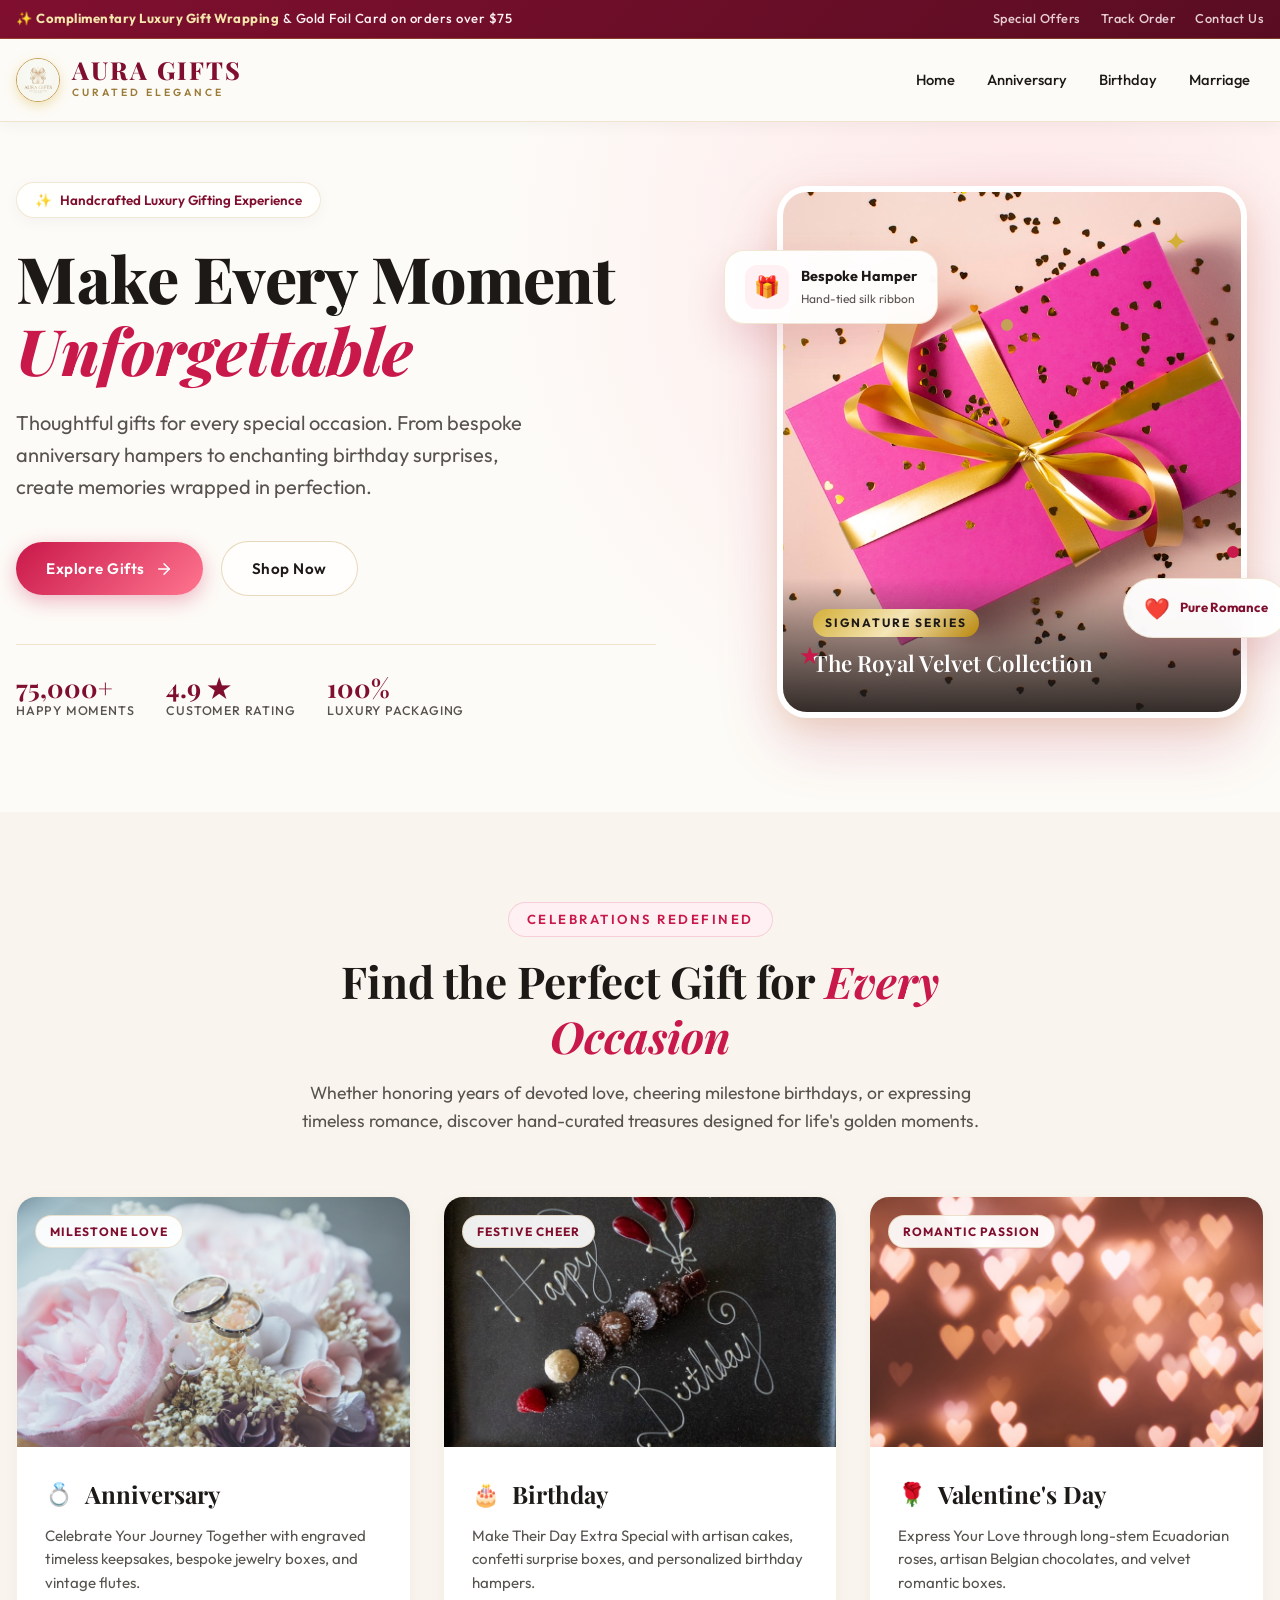
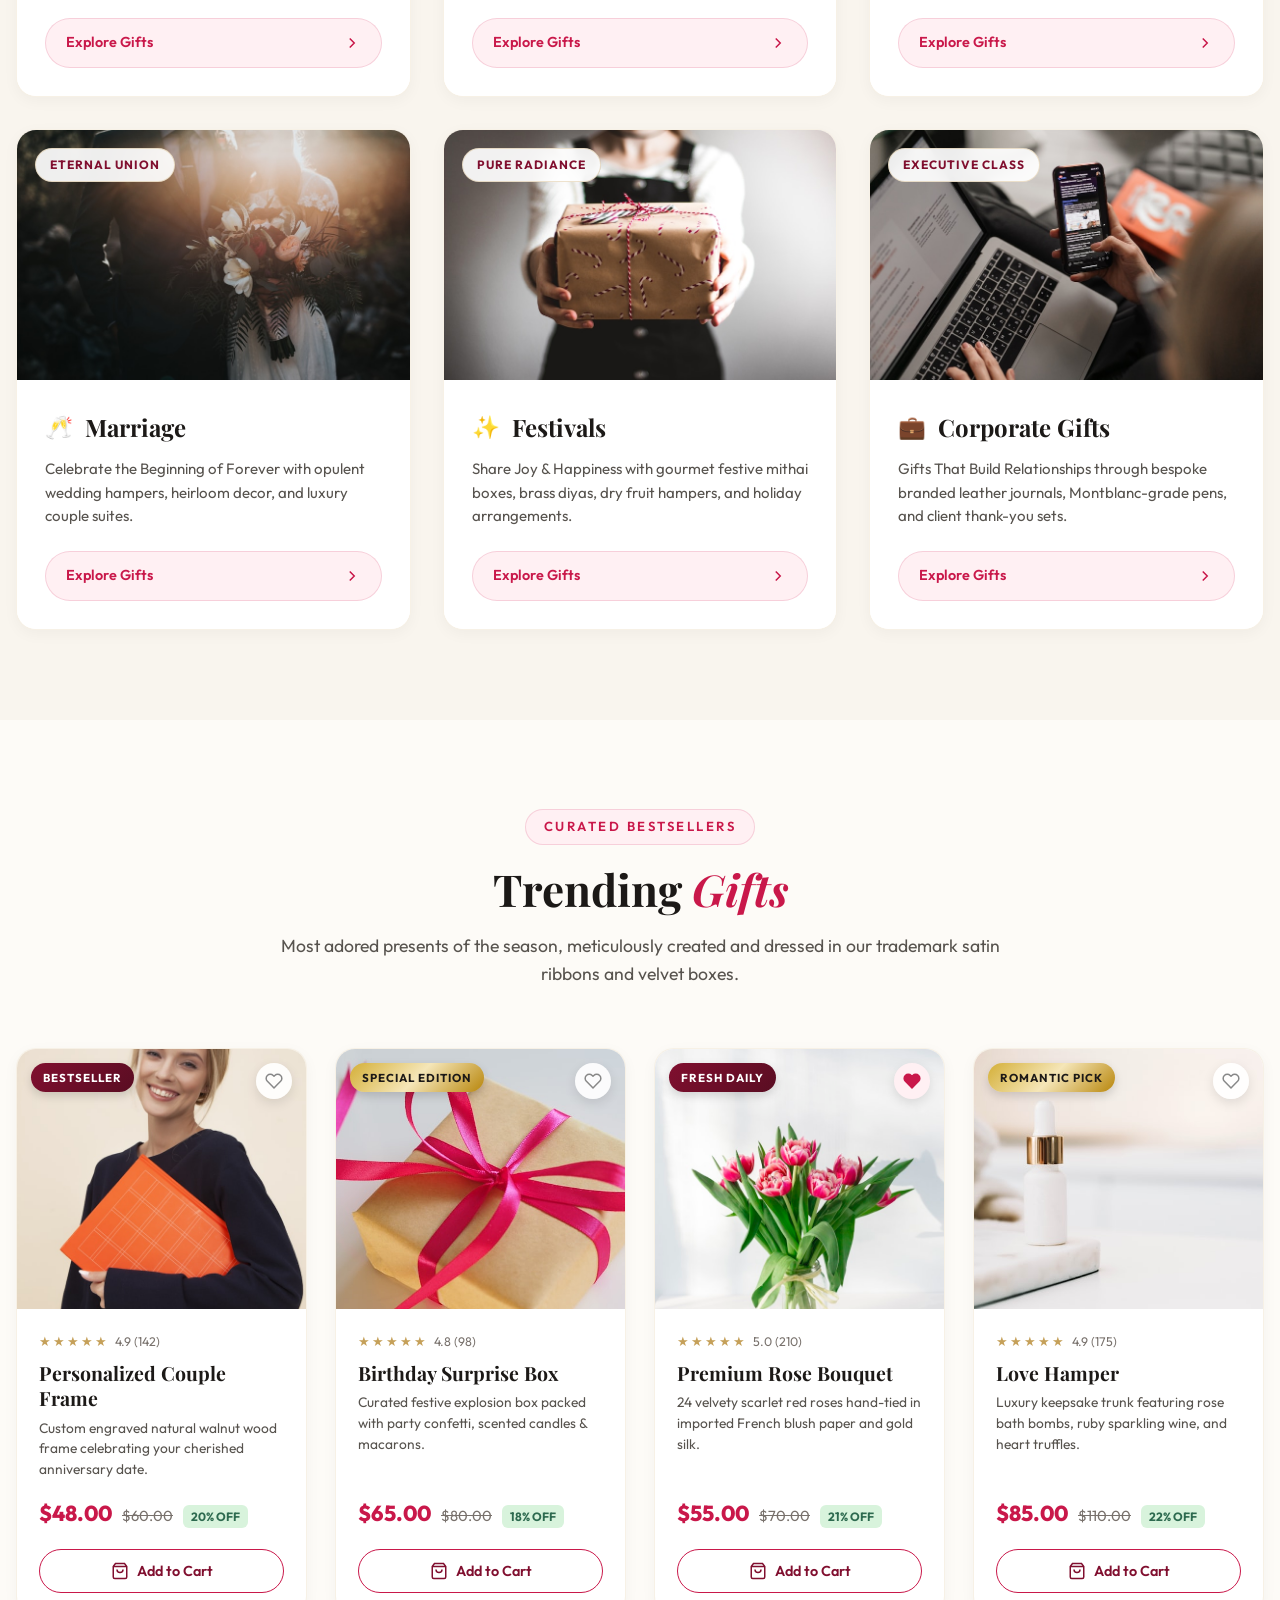
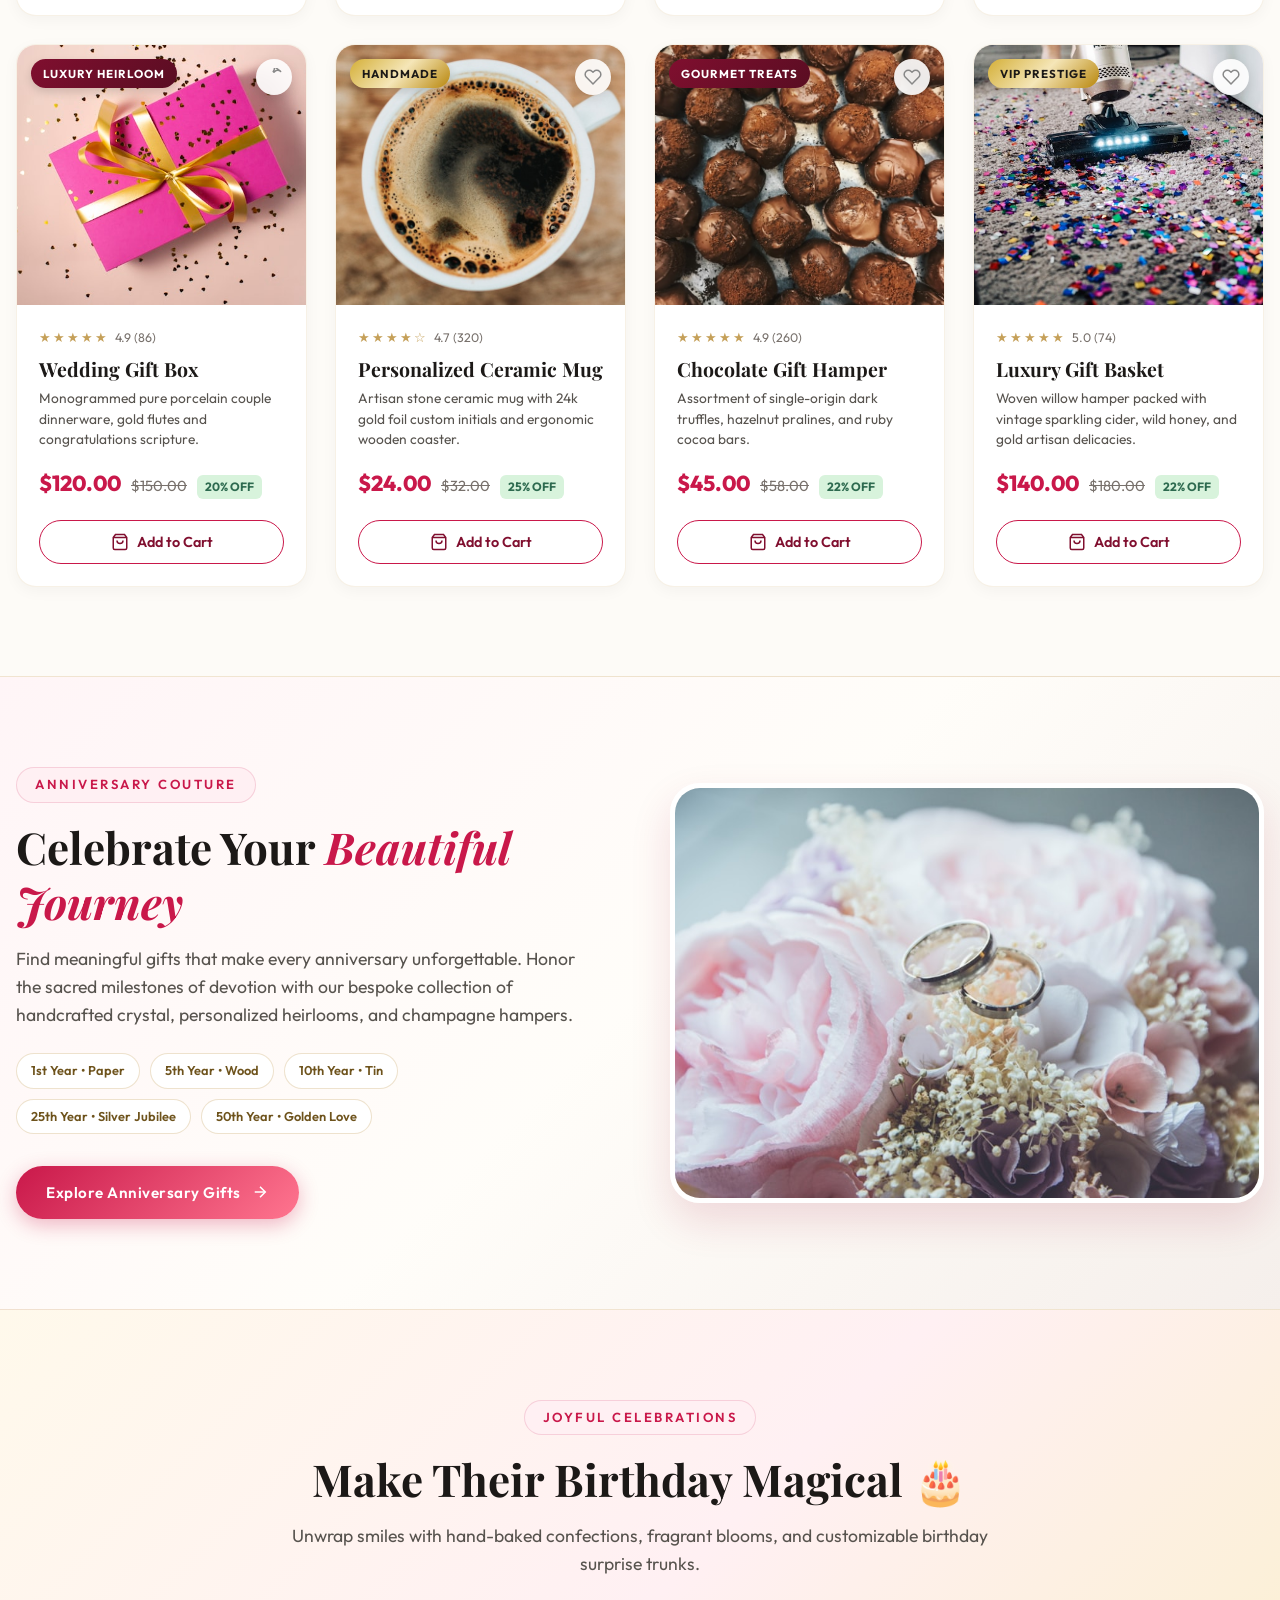
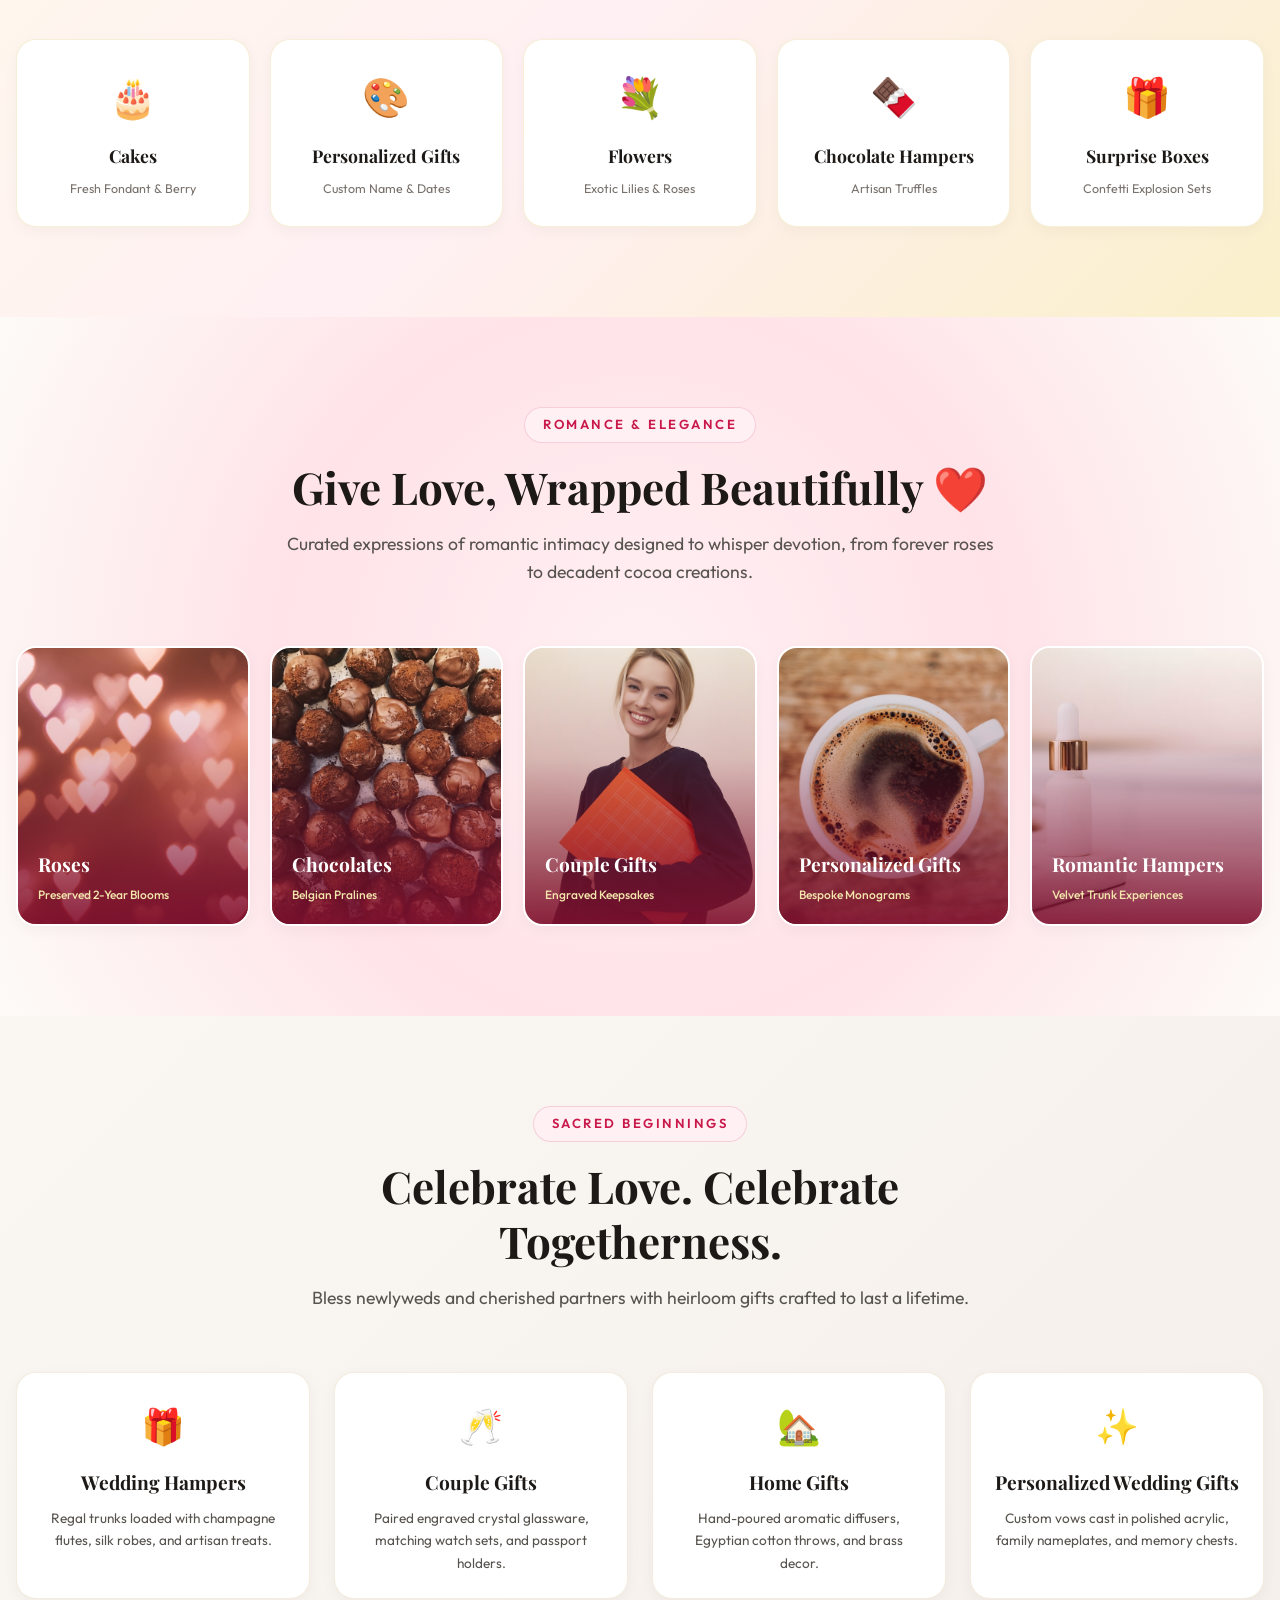
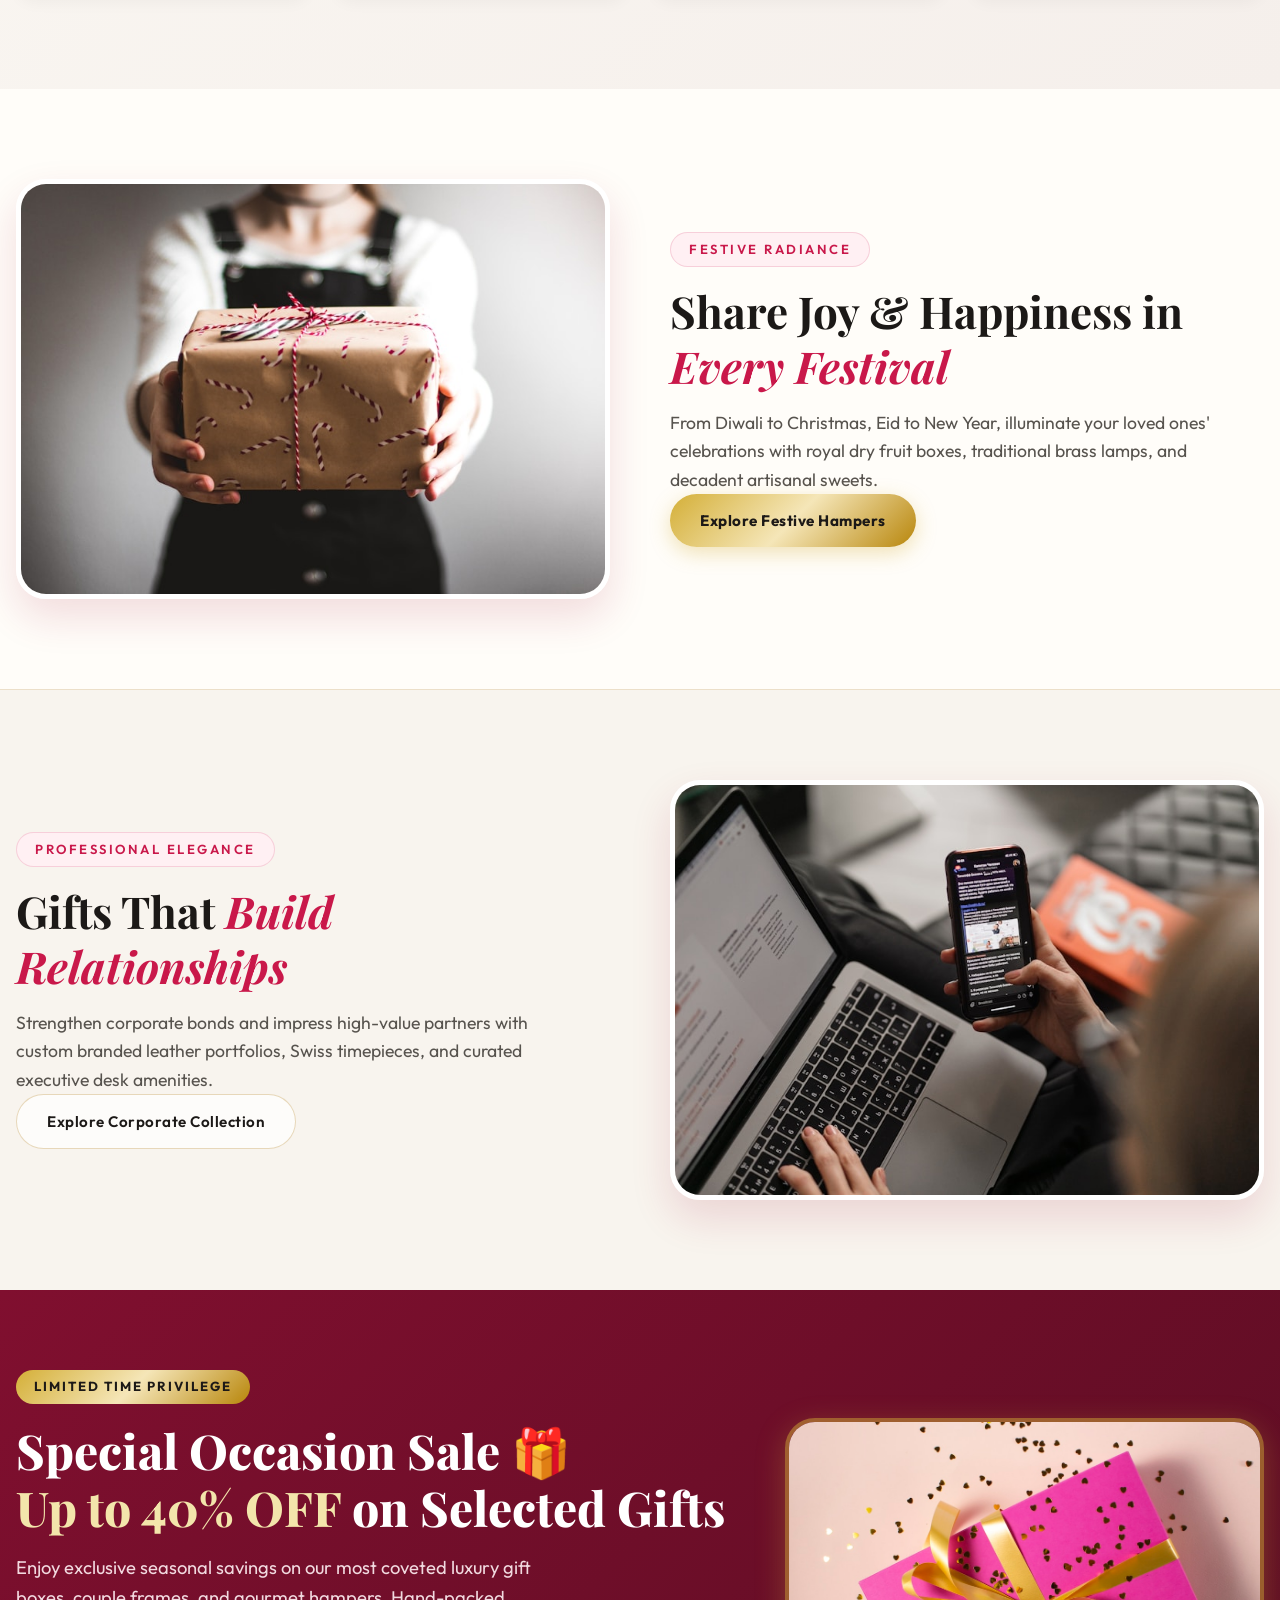
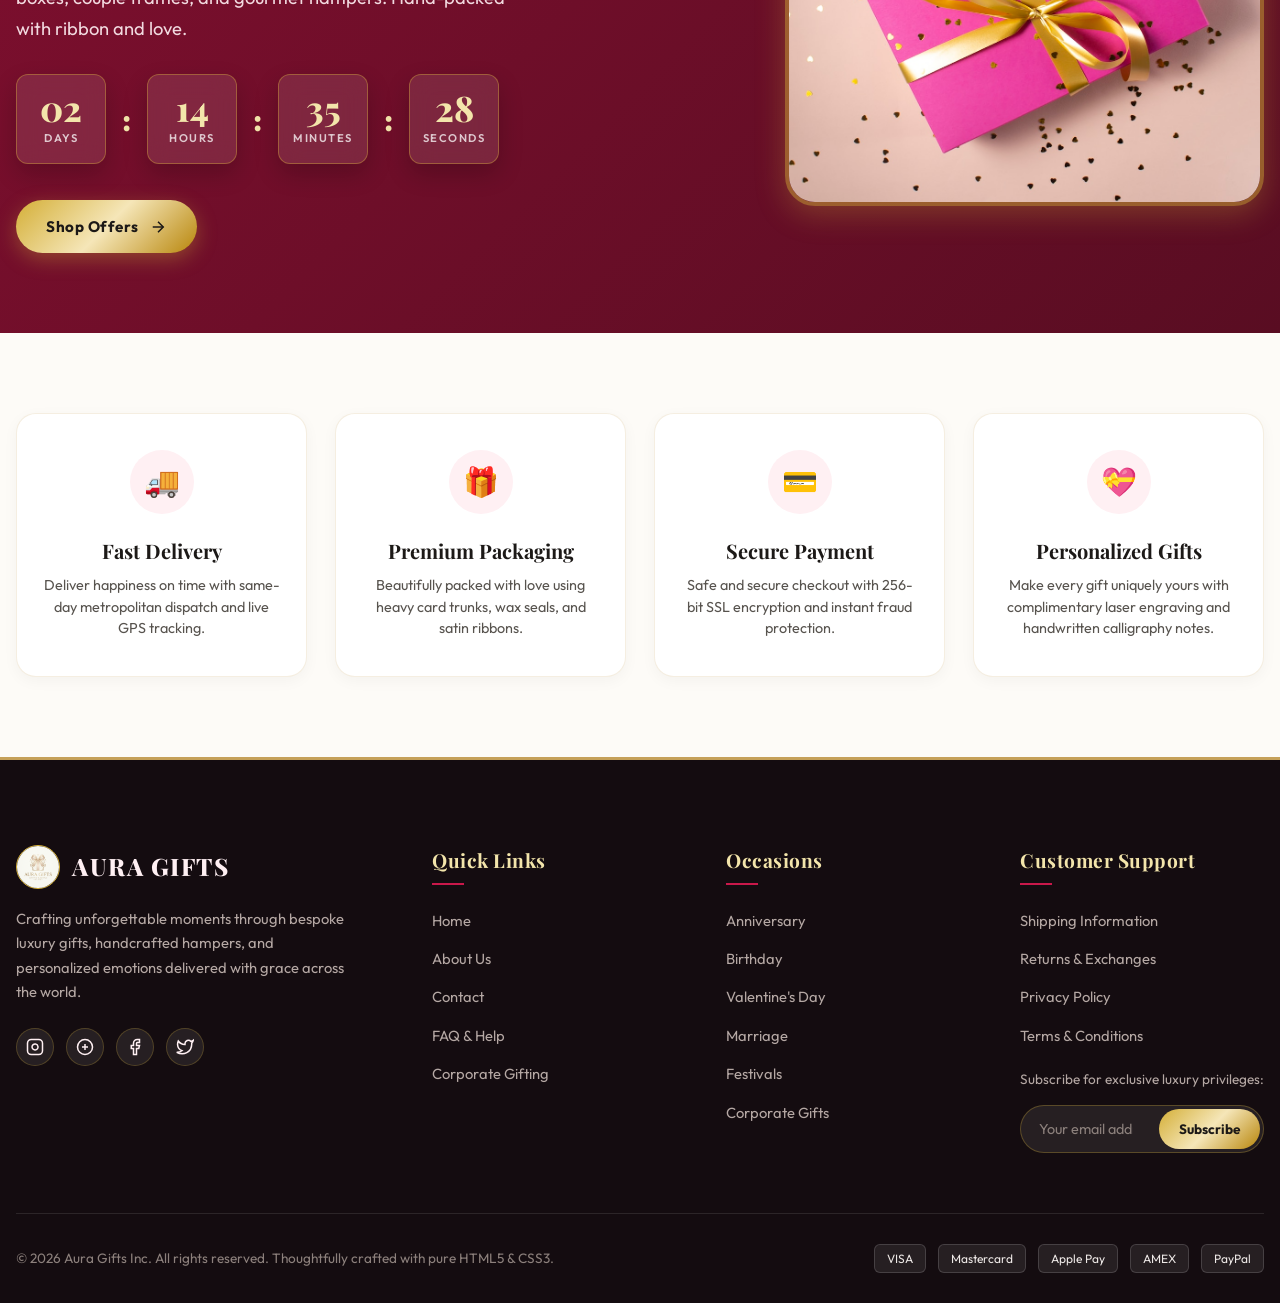
<file: index.html>
<!DOCTYPE html>
<html lang="en">

<head>
    <meta charset="UTF-8">
    <meta name="viewport" content="width=device-width, initial-scale=1.0">
    <title>Aura Gifts | Luxury Occasion Gifting & Handcrafted Hampers</title>
    <meta name="description"
        content="Discover premium curated gifts for Anniversaries, Birthdays, Valentine's Day, Weddings, and Festivals. Handcrafted luxury packaging with same-day express delivery.">
    <style>/* ==========================================================================
   AURA GIFTS - LUXURY GIFT SHOPPING EXPERIENCE
   Pure HTML5 & CSS3 Architecture (No Frameworks, No JavaScript)
   ========================================================================== */

/* --- GOOGLE FONTS IMPORT --- */
@import url('https://fonts.googleapis.com/css2?family=Cormorant+Garamond:ital,wght@0,400;0,500;0,600;0,700;1,400&family=Outfit:wght@300;400;500;600;700&family=Playfair+Display:ital,wght@0,400;0,600;0,700;0,800;1,400;1,600&display=swap');

/* --- DESIGN SYSTEM & CSS TOKENS --- */
:root {
  /* Soft Luxury Color Palette */
  --color-white: #FFFFFF;
  --color-cream-light: #FDFBF7;
  --color-cream-soft: #F9F5EE;
  --color-alabaster: #F5EFEB;
  --color-blush-soft: #FFF0F3;
  --color-blush-medium: #FFE3E8;
  --color-rose-petal: #FFCCD5;
  --color-rose-primary: #C9184A;
  --color-crimson-rich: #A4133C;
  --color-ruby-deep: #800F2F;
  --color-burgundy-velvet: #590D22;
  
  /* Champagne & Antique Gold Accents */
  --color-gold-light: #F3E5AB;
  --color-gold-champagne: #D4AF37;
  --color-gold-metallic: #C5A059;
  --color-gold-deep: #9A7B38;
  --color-gold-dark: #6E531C;

  /* Typography Colors */
  --color-text-main: #1C1917;
  --color-text-muted: #57534E;
  --color-text-light: #78716C;
  --color-border-delicate: rgba(197, 160, 89, 0.25);
  --color-border-card: rgba(164, 19, 60, 0.08);

  /* Gradients */
  --grad-hero: radial-gradient(circle at 80% 20%, rgba(255, 204, 213, 0.45) 0%, rgba(253, 251, 247, 0.8) 45%, #FDFBF7 100%);
  --grad-gold: linear-gradient(135deg, #D4AF37 0%, #F5E6B8 50%, #B8860B 100%);
  --grad-rose: linear-gradient(135deg, #C9184A 0%, #FF758F 100%);
  --grad-ruby-dark: linear-gradient(135deg, #800F2F 0%, #590D22 100%);
  --grad-glass: linear-gradient(135deg, rgba(255, 255, 255, 0.85) 0%, rgba(255, 245, 247, 0.65) 100%);
  --grad-card-overlay: linear-gradient(to top, rgba(28, 25, 23, 0.85) 0%, rgba(28, 25, 23, 0.2) 60%, rgba(28, 25, 23, 0) 100%);

  /* Shadows */
  --shadow-subtle: 0 4px 15px rgba(28, 25, 23, 0.04);
  --shadow-medium: 0 10px 30px rgba(197, 160, 89, 0.12);
  --shadow-elevated: 0 18px 40px rgba(164, 19, 60, 0.14);
  --shadow-gold-glow: 0 8px 30px rgba(212, 175, 55, 0.28);
  --shadow-rose-glow: 0 8px 30px rgba(201, 24, 74, 0.25);

  /* Typography */
  --font-heading: 'Playfair Display', Georgia, serif;
  --font-subheading: 'Cormorant Garamond', Garamond, serif;
  --font-body: 'Outfit', -apple-system, BlinkMacSystemFont, sans-serif;

  /* Border Radii */
  --radius-xs: 6px;
  --radius-sm: 12px;
  --radius-md: 20px;
  --radius-lg: 30px;
  --radius-pill: 9999px;

  /* Transitions */
  --trans-fast: 0.25s cubic-bezier(0.16, 1, 0.3, 1);
  --trans-smooth: 0.4s cubic-bezier(0.16, 1, 0.3, 1);
  --trans-luxury: 0.6s cubic-bezier(0.16, 1, 0.3, 1);
}

/* --- BASE STYLES & RESET --- */
*, *::before, *::after {
  box-sizing: border-box;
  margin: 0;
  padding: 0;
}

html {
  scroll-behavior: smooth;
  scroll-padding-top: 90px;
  font-size: 16px;
  -webkit-font-smoothing: antialiased;
  -moz-osx-font-smoothing: grayscale;
}

body {
  font-family: var(--font-body);
  background-color: var(--color-cream-light);
  color: var(--color-text-main);
  line-height: 1.65;
  overflow-x: hidden;
  position: relative;
}

a {
  color: inherit;
  text-decoration: none;
  transition: color var(--trans-fast);
}

img {
  max-width: 100%;
  height: auto;
  display: block;
}

button, input {
  font-family: inherit;
  border: none;
  outline: none;
}

ul {
  list-style: none;
}

.container {
  width: 100%;
  max-width: 1280px;
  margin: 0 auto;
  padding: 0 24px;
}

.section-padding {
  padding: 100px 0;
}

/* --- TYPOGRAPHY UTILITIES --- */
.section-header {
  text-align: center;
  max-width: 720px;
  margin: 0 auto 60px;
}

.section-tag {
  display: inline-block;
  font-size: 0.82rem;
  text-transform: uppercase;
  letter-spacing: 2.5px;
  font-weight: 600;
  color: var(--color-rose-primary);
  background: var(--color-blush-soft);
  padding: 6px 18px;
  border-radius: var(--radius-pill);
  border: 1px solid rgba(201, 24, 74, 0.15);
  margin-bottom: 16px;
}

.section-title {
  font-family: var(--font-heading);
  font-size: 2.75rem;
  font-weight: 700;
  color: var(--color-text-main);
  line-height: 1.25;
  margin-bottom: 16px;
}

.section-title span {
  color: var(--color-rose-primary);
  font-style: italic;
}

.section-subtitle {
  font-size: 1.1rem;
  color: var(--color-text-muted);
  font-weight: 400;
  line-height: 1.6;
}

/* --- BUTTON SYSTEM --- */
.btn {
  display: inline-flex;
  align-items: center;
  justify-content: center;
  gap: 10px;
  font-size: 0.95rem;
  font-weight: 600;
  letter-spacing: 0.5px;
  padding: 14px 30px;
  border-radius: var(--radius-pill);
  cursor: pointer;
  transition: all var(--trans-smooth);
  position: relative;
  overflow: hidden;
  text-decoration: none;
}

.btn-primary {
  background: var(--grad-rose);
  color: var(--color-white);
  box-shadow: 0 6px 20px rgba(201, 24, 74, 0.3);
}

.btn-primary::before {
  content: '';
  position: absolute;
  top: 0;
  left: -100%;
  width: 100%;
  height: 100%;
  background: linear-gradient(90deg, transparent, rgba(255, 255, 255, 0.35), transparent);
  transition: 0.6s ease;
}

.btn-primary:hover {
  transform: translateY(-3px);
  box-shadow: 0 12px 28px rgba(201, 24, 74, 0.4);
  color: var(--color-white);
}

.btn-primary:hover::before {
  left: 100%;
}

.btn-gold {
  background: var(--grad-gold);
  color: var(--color-text-main);
  box-shadow: 0 6px 20px rgba(212, 175, 55, 0.35);
  font-weight: 700;
}

.btn-gold:hover {
  transform: translateY(-3px);
  box-shadow: 0 12px 30px rgba(212, 175, 55, 0.5);
}

.btn-outline {
  background: rgba(255, 255, 255, 0.7);
  backdrop-filter: blur(10px);
  color: var(--color-text-main);
  border: 1.5px solid rgba(197, 160, 89, 0.4);
}

.btn-outline:hover {
  background: var(--color-white);
  border-color: var(--color-gold-metallic);
  color: var(--color-rose-primary);
  transform: translateY(-3px);
  box-shadow: var(--shadow-medium);
}

.btn-sm {
  padding: 10px 22px;
  font-size: 0.88rem;
}

/* ==========================================================================
   TOP ANNOUNCEMENT BAR
   ========================================================================== */
.top-bar {
  background: var(--grad-ruby-dark);
  color: #FFF0F3;
  font-size: 0.82rem;
  padding: 8px 0;
  text-align: center;
  font-weight: 500;
  letter-spacing: 0.5px;
  border-bottom: 1px solid rgba(212, 175, 55, 0.3);
}

.top-bar .top-bar-content {
  display: flex;
  justify-content: space-between;
  align-items: center;
}

.top-bar-highlight {
  color: var(--color-gold-light);
  font-weight: 700;
}

.top-bar-links {
  display: flex;
  gap: 20px;
}

.top-bar-links a {
  color: rgba(255, 240, 243, 0.85);
  font-size: 0.8rem;
}

.top-bar-links a:hover {
  color: var(--color-gold-light);
}

/* ==========================================================================
   STICKY HEADER & NAVIGATION (Pure CSS Responsive Hamburger)
   ========================================================================== */
.site-header {
  position: sticky;
  top: 0;
  z-index: 1000;
  background: rgba(253, 251, 247, 0.92);
  backdrop-filter: blur(16px);
  -webkit-backdrop-filter: blur(16px);
  border-bottom: 1px solid var(--color-border-delicate);
  box-shadow: var(--shadow-subtle);
  transition: all var(--trans-smooth);
}

.nav-container {
  display: flex;
  align-items: center;
  justify-content: space-between;
  height: 82px;
  position: relative;
}

/* Brand Logo */
.brand-logo {
  display: flex;
  align-items: center;
  gap: 12px;
  text-decoration: none;
}

.brand-logo-img {
  width: 44px;
  height: 44px;
  border-radius: 50%;
  object-fit: cover;
  box-shadow: 0 4px 12px rgba(212, 175, 55, 0.35);
  border: 1.5px solid var(--color-gold-metallic);
  transition: transform var(--trans-smooth);
}

.brand-logo:hover .brand-logo-img {
  transform: rotate(10deg) scale(1.05);
}

.brand-title-wrap {
  display: flex;
  flex-direction: column;
}

.brand-name {
  font-family: var(--font-heading);
  font-size: 1.55rem;
  font-weight: 800;
  letter-spacing: 2px;
  color: var(--color-ruby-deep);
  line-height: 1;
}

.brand-tagline {
  font-size: 0.65rem;
  text-transform: uppercase;
  letter-spacing: 3px;
  color: var(--color-gold-deep);
  font-weight: 600;
  margin-top: 2px;
}

/* Center Occasion Navigation */
.nav-menu {
  display: flex;
  align-items: center;
  gap: 4px;
}

.nav-item {
  position: relative;
}

.nav-link {
  display: block;
  padding: 8px 14px;
  font-size: 0.92rem;
  font-weight: 500;
  color: var(--color-text-main);
  border-radius: var(--radius-pill);
  transition: all var(--trans-fast);
  white-space: nowrap;
}

.nav-link:hover,
.nav-link.active {
  color: var(--color-rose-primary);
  background: var(--color-blush-soft);
}

/* Pure CSS Dropdown for "More" */
.dropdown-menu {
  position: absolute;
  top: 100%;
  left: 50%;
  transform: translateX(-50%) translateY(15px);
  background: var(--color-white);
  min-width: 220px;
  padding: 12px 0;
  border-radius: var(--radius-sm);
  box-shadow: var(--shadow-elevated);
  border: 1px solid var(--color-border-delicate);
  opacity: 0;
  visibility: hidden;
  transition: all var(--trans-smooth);
  z-index: 1010;
}

.dropdown-menu::before {
  content: '';
  position: absolute;
  top: -6px;
  left: 50%;
  transform: translateX(-50%) rotate(45deg);
  width: 12px;
  height: 12px;
  background: var(--color-white);
  border-left: 1px solid var(--color-border-delicate);
  border-top: 1px solid var(--color-border-delicate);
}

.nav-item.has-dropdown:hover .dropdown-menu {
  opacity: 1;
  visibility: visible;
  transform: translateX(-50%) translateY(5px);
}

.dropdown-item {
  display: block;
  padding: 10px 22px;
  font-size: 0.88rem;
  color: var(--color-text-main);
  transition: all var(--trans-fast);
}

.dropdown-item:hover {
  background: var(--color-blush-soft);
  color: var(--color-rose-primary);
  padding-left: 26px;
}

/* Right Side Actions */
.nav-actions {
  display: flex;
  align-items: center;
  gap: 14px;
}

.action-btn {
  background: transparent;
  width: 40px;
  height: 40px;
  border-radius: 50%;
  display: flex;
  align-items: center;
  justify-content: center;
  cursor: pointer;
  color: var(--color-text-main);
  position: relative;
  transition: all var(--trans-fast);
  border: 1px solid transparent;
}

.action-btn:hover {
  background: var(--color-blush-soft);
  color: var(--color-rose-primary);
  border-color: rgba(201, 24, 74, 0.15);
}

.action-badge {
  position: absolute;
  top: 2px;
  right: 2px;
  background: var(--color-rose-primary);
  color: var(--color-white);
  font-size: 0.65rem;
  font-weight: 700;
  width: 18px;
  height: 18px;
  border-radius: 50%;
  display: flex;
  align-items: center;
  justify-content: center;
  border: 2px solid var(--color-white);
}

.nav-account-btn {
  display: inline-flex;
  align-items: center;
  gap: 8px;
  padding: 9px 20px;
  font-size: 0.88rem;
  font-weight: 600;
  border-radius: var(--radius-pill);
  background: var(--color-white);
  color: var(--color-ruby-deep);
  border: 1.5px solid var(--color-gold-metallic);
  transition: all var(--trans-fast);
}

.nav-account-btn:hover {
  background: var(--grad-gold);
  color: var(--color-text-main);
  box-shadow: 0 4px 15px rgba(212, 175, 55, 0.3);
}

/* Pure CSS Hamburger Menu Toggle */
.nav-toggle-input {
  display: none;
}

.hamburger-label {
  display: none;
  width: 42px;
  height: 42px;
  border-radius: 50%;
  background: var(--color-blush-soft);
  border: 1px solid var(--color-border-delicate);
  flex-direction: column;
  justify-content: center;
  align-items: center;
  gap: 5px;
  cursor: pointer;
  z-index: 1020;
  transition: all var(--trans-fast);
}

.hamburger-label span {
  display: block;
  width: 20px;
  height: 2px;
  background: var(--color-ruby-deep);
  border-radius: 2px;
  transition: all var(--trans-smooth);
}

/* ==========================================================================
   HERO SECTION
   ========================================================================== */
.hero-section {
  position: relative;
  min-height: calc(90vh - 120px);
  display: flex;
  align-items: center;
  background: var(--grad-hero);
  overflow: hidden;
  padding: 60px 0 90px;
}

.hero-grid {
  display: grid;
  grid-template-columns: 1.15fr 0.85fr;
  align-items: center;
  gap: 60px;
  position: relative;
  z-index: 5;
}

.hero-content {
  max-width: 640px;
}

.hero-pill {
  display: inline-flex;
  align-items: center;
  gap: 8px;
  background: rgba(255, 255, 255, 0.85);
  backdrop-filter: blur(8px);
  padding: 6px 18px;
  border-radius: var(--radius-pill);
  border: 1px solid var(--color-border-delicate);
  box-shadow: var(--shadow-subtle);
  font-size: 0.84rem;
  font-weight: 600;
  color: var(--color-ruby-deep);
  margin-bottom: 24px;
}

.hero-pill-icon {
  color: var(--color-gold-metallic);
}

.hero-headline {
  font-family: var(--font-heading);
  font-size: 4rem;
  font-weight: 800;
  line-height: 1.12;
  color: var(--color-text-main);
  margin-bottom: 22px;
  letter-spacing: -0.5px;
}

.hero-headline .highlight-rose {
  color: var(--color-rose-primary);
  font-style: italic;
  position: relative;
  display: inline-block;
}

.hero-subheading {
  font-size: 1.25rem;
  color: var(--color-text-muted);
  line-height: 1.6;
  margin-bottom: 38px;
  font-weight: 400;
  max-width: 540px;
}

.hero-cta-group {
  display: flex;
  align-items: center;
  gap: 18px;
  flex-wrap: wrap;
  margin-bottom: 48px;
}

/* Trust Stats Bar in Hero */
.hero-trust-bar {
  display: flex;
  align-items: center;
  gap: 32px;
  padding-top: 28px;
  border-top: 1px solid rgba(197, 160, 89, 0.25);
}

.trust-item {
  display: flex;
  flex-direction: column;
}

.trust-num {
  font-family: var(--font-heading);
  font-size: 1.6rem;
  font-weight: 700;
  color: var(--color-ruby-deep);
  line-height: 1.1;
}

.trust-label {
  font-size: 0.78rem;
  color: var(--color-text-muted);
  text-transform: uppercase;
  letter-spacing: 0.8px;
  font-weight: 500;
}

/* Hero Right Side Visual Card */
.hero-visual-wrap {
  position: relative;
  display: flex;
  justify-content: center;
  align-items: center;
}

.hero-main-card {
  position: relative;
  width: 100%;
  max-width: 470px;
  border-radius: var(--radius-lg);
  overflow: hidden;
  box-shadow: 0 25px 60px rgba(164, 19, 60, 0.18), 0 10px 25px rgba(212, 175, 55, 0.15);
  border: 6px solid var(--color-white);
  background: var(--color-white);
  transition: transform var(--trans-luxury);
}

.hero-main-card:hover {
  transform: translateY(-8px) scale(1.01);
}

.hero-image {
  width: 100%;
  height: 520px;
  object-fit: cover;
  display: block;
  transition: transform 1.2s cubic-bezier(0.16, 1, 0.3, 1);
}

.hero-main-card:hover .hero-image {
  transform: scale(1.05);
}

.hero-image-overlay {
  position: absolute;
  bottom: 0;
  left: 0;
  right: 0;
  padding: 30px;
  background: linear-gradient(to top, rgba(28, 25, 23, 0.88) 0%, rgba(28, 25, 23, 0.4) 60%, transparent 100%);
  color: var(--color-white);
}

.hero-overlay-tag {
  display: inline-block;
  font-size: 0.75rem;
  text-transform: uppercase;
  letter-spacing: 2px;
  background: var(--grad-gold);
  color: var(--color-text-main);
  padding: 4px 12px;
  border-radius: var(--radius-pill);
  font-weight: 700;
  margin-bottom: 8px;
}

.hero-overlay-title {
  font-family: var(--font-heading);
  font-size: 1.4rem;
  font-weight: 600;
}

/* Floating Decorative Elements (Pure CSS Animated) */
.floating-element {
  position: absolute;
  z-index: 10;
  pointer-events: none;
}

.float-badge-box {
  top: 12%;
  left: -35px;
  background: rgba(255, 255, 255, 0.95);
  backdrop-filter: blur(12px);
  padding: 14px 20px;
  border-radius: var(--radius-md);
  box-shadow: var(--shadow-elevated);
  border: 1px solid var(--color-border-delicate);
  display: flex;
  align-items: center;
  gap: 12px;
  animation: floatSlow 5s ease-in-out infinite;
}

.badge-box-icon {
  width: 44px;
  height: 44px;
  border-radius: 12px;
  background: var(--color-blush-soft);
  color: var(--color-rose-primary);
  display: flex;
  align-items: center;
  justify-content: center;
  font-size: 1.3rem;
}

.badge-box-text h4 {
  font-size: 0.9rem;
  font-weight: 700;
  color: var(--color-text-main);
}

.badge-box-text p {
  font-size: 0.75rem;
  color: var(--color-text-muted);
}

.float-heart-badge {
  bottom: 15%;
  right: -25px;
  background: rgba(255, 255, 255, 0.95);
  backdrop-filter: blur(12px);
  padding: 12px 20px;
  border-radius: var(--radius-pill);
  box-shadow: var(--shadow-elevated);
  border: 1px solid var(--color-border-delicate);
  display: flex;
  align-items: center;
  gap: 10px;
  animation: floatReverse 6s ease-in-out infinite;
}

.heart-badge-icon {
  color: var(--color-rose-primary);
  font-size: 1.3rem;
  animation: pulseHeart 1.8s ease-in-out infinite;
}

.heart-badge-text {
  font-size: 0.82rem;
  font-weight: 700;
  color: var(--color-ruby-deep);
}

/* Sparkle & Star Ornaments */
.sparkle-1 {
  top: 6%;
  right: 15%;
  color: var(--color-gold-champagne);
  font-size: 1.8rem;
  animation: sparklePulse 3s ease-in-out infinite;
}

.sparkle-2 {
  bottom: 8%;
  left: 8%;
  color: var(--color-rose-primary);
  font-size: 1.5rem;
  animation: sparklePulse 4s ease-in-out infinite 1s;
}

.confetti-dot {
  width: 12px;
  height: 12px;
  border-radius: 50%;
  position: absolute;
}

.confetti-gold {
  background: var(--color-gold-metallic);
  top: 25%;
  left: 48%;
  animation: floatSlow 4s infinite;
}

.confetti-rose {
  background: var(--color-rose-primary);
  bottom: 30%;
  right: 5%;
  animation: floatReverse 5s infinite;
}

/* ==========================================================================
   OCCASION CARDS SECTION
   ========================================================================== */
.occasions-section {
  background: var(--color-cream-soft);
  position: relative;
}

.occasions-grid {
  display: grid;
  grid-template-columns: repeat(3, 1fr);
  gap: 32px;
}

.occasion-card {
  position: relative;
  background: var(--color-white);
  border-radius: var(--radius-md);
  overflow: hidden;
  box-shadow: var(--shadow-subtle);
  border: 1px solid rgba(197, 160, 89, 0.15);
  transition: all var(--trans-smooth);
  display: flex;
  flex-direction: column;
}

.occasion-card:hover {
  transform: translateY(-10px);
  box-shadow: var(--shadow-elevated);
  border-color: rgba(201, 24, 74, 0.3);
}

.occasion-img-wrap {
  position: relative;
  height: 250px;
  overflow: hidden;
}

.occasion-img {
  width: 100%;
  height: 100%;
  object-fit: cover;
  transition: transform 0.8s cubic-bezier(0.16, 1, 0.3, 1);
}

.occasion-card:hover .occasion-img {
  transform: scale(1.08);
}

.occasion-badge {
  position: absolute;
  top: 18px;
  left: 18px;
  background: rgba(255, 255, 255, 0.92);
  backdrop-filter: blur(8px);
  color: var(--color-ruby-deep);
  font-size: 0.75rem;
  font-weight: 700;
  text-transform: uppercase;
  letter-spacing: 1px;
  padding: 6px 14px;
  border-radius: var(--radius-pill);
  border: 1px solid rgba(197, 160, 89, 0.3);
}

.occasion-content {
  padding: 28px;
  display: flex;
  flex-direction: column;
  flex-grow: 1;
  background: var(--color-white);
}

.occasion-icon-title {
  display: flex;
  align-items: center;
  gap: 12px;
  margin-bottom: 10px;
}

.occasion-mini-icon {
  font-size: 1.4rem;
}

.occasion-title {
  font-family: var(--font-heading);
  font-size: 1.5rem;
  font-weight: 700;
  color: var(--color-text-main);
}

.occasion-desc {
  font-size: 0.94rem;
  color: var(--color-text-muted);
  line-height: 1.55;
  margin-bottom: 24px;
  flex-grow: 1;
}

.occasion-btn {
  display: inline-flex;
  align-items: center;
  justify-content: space-between;
  width: 100%;
  padding: 12px 20px;
  background: var(--color-blush-soft);
  color: var(--color-rose-primary);
  border-radius: var(--radius-pill);
  font-weight: 600;
  font-size: 0.9rem;
  border: 1px solid rgba(201, 24, 74, 0.15);
  transition: all var(--trans-fast);
}

.occasion-btn svg {
  transition: transform var(--trans-fast);
}

.occasion-card:hover .occasion-btn {
  background: var(--grad-rose);
  color: var(--color-white);
  border-color: transparent;
  box-shadow: 0 4px 15px rgba(201, 24, 74, 0.3);
}

.occasion-card:hover .occasion-btn svg {
  transform: translateX(5px);
}

/* ==========================================================================
   TRENDING PRODUCTS SECTION
   ========================================================================== */
.products-section {
  background: var(--color-cream-light);
  position: relative;
}

.products-grid {
  display: grid;
  grid-template-columns: repeat(4, 1fr);
  gap: 28px;
}

.product-card {
  position: relative;
  background: var(--color-white);
  border-radius: var(--radius-md);
  overflow: hidden;
  box-shadow: var(--shadow-subtle);
  border: 1px solid rgba(197, 160, 89, 0.15);
  transition: all var(--trans-smooth);
  display: flex;
  flex-direction: column;
}

.product-card:hover {
  transform: translateY(-8px);
  box-shadow: var(--shadow-elevated);
  border-color: rgba(201, 24, 74, 0.25);
}

.product-media {
  position: relative;
  height: 260px;
  overflow: hidden;
  background: var(--color-alabaster);
}

.product-img {
  width: 100%;
  height: 100%;
  object-fit: cover;
  transition: transform 0.8s cubic-bezier(0.16, 1, 0.3, 1);
}

.product-card:hover .product-img {
  transform: scale(1.08);
}

.product-tag {
  position: absolute;
  top: 14px;
  left: 14px;
  background: var(--grad-ruby-dark);
  color: var(--color-white);
  font-size: 0.72rem;
  font-weight: 700;
  text-transform: uppercase;
  letter-spacing: 1px;
  padding: 5px 12px;
  border-radius: var(--radius-pill);
  box-shadow: 0 4px 10px rgba(0, 0, 0, 0.15);
}

.product-tag.tag-gold {
  background: var(--grad-gold);
  color: var(--color-text-main);
}

/* Wishlist Heart Button (Pure CSS Interactive Checkbox) */
.wishlist-toggle {
  position: absolute;
  top: 14px;
  right: 14px;
  z-index: 15;
}

.wishlist-checkbox {
  display: none;
}

.wishlist-label {
  display: flex;
  align-items: center;
  justify-content: center;
  width: 36px;
  height: 36px;
  border-radius: 50%;
  background: rgba(255, 255, 255, 0.9);
  backdrop-filter: blur(8px);
  box-shadow: 0 4px 12px rgba(0, 0, 0, 0.1);
  cursor: pointer;
  transition: all var(--trans-fast);
  color: #888888;
}

.wishlist-label:hover {
  transform: scale(1.15);
  color: var(--color-rose-primary);
}

.wishlist-label svg {
  width: 18px;
  height: 18px;
  transition: all var(--trans-fast);
}

.wishlist-checkbox:checked + .wishlist-label {
  color: var(--color-rose-primary);
  background: #FFF0F3;
}

.wishlist-checkbox:checked + .wishlist-label svg {
  fill: var(--color-rose-primary);
  animation: pulseHeart 0.4s ease;
}

/* Product Info */
.product-details {
  padding: 22px;
  display: flex;
  flex-direction: column;
  flex-grow: 1;
}

.product-rating {
  display: flex;
  align-items: center;
  gap: 6px;
  margin-bottom: 8px;
  font-size: 0.82rem;
}

.rating-stars {
  color: var(--color-gold-metallic);
  letter-spacing: 2px;
}

.rating-count {
  color: var(--color-text-light);
  font-size: 0.78rem;
}

.product-name {
  font-family: var(--font-heading);
  font-size: 1.22rem;
  font-weight: 700;
  color: var(--color-text-main);
  line-height: 1.3;
  margin-bottom: 6px;
}

.product-desc {
  font-size: 0.86rem;
  color: var(--color-text-muted);
  line-height: 1.5;
  margin-bottom: 16px;
  flex-grow: 1;
}

.product-pricing {
  display: flex;
  align-items: baseline;
  gap: 10px;
  margin-bottom: 18px;
}

.price-current {
  font-size: 1.35rem;
  font-weight: 800;
  color: var(--color-rose-primary);
}

.price-original {
  font-size: 0.92rem;
  color: var(--color-text-light);
  text-decoration: line-through;
}

.price-discount {
  font-size: 0.75rem;
  font-weight: 700;
  color: #2D6A4F;
  background: #D8F3DC;
  padding: 2px 8px;
  border-radius: var(--radius-xs);
}

.add-to-cart-btn {
  display: flex;
  align-items: center;
  justify-content: center;
  gap: 8px;
  width: 100%;
  padding: 12px 18px;
  background: var(--color-white);
  color: var(--color-ruby-deep);
  border: 1.5px solid var(--color-rose-primary);
  border-radius: var(--radius-pill);
  font-weight: 600;
  font-size: 0.9rem;
  cursor: pointer;
  transition: all var(--trans-fast);
}

.add-to-cart-btn:hover {
  background: var(--grad-rose);
  color: var(--color-white);
  box-shadow: 0 6px 18px rgba(201, 24, 74, 0.3);
  transform: translateY(-2px);
}

/* ==========================================================================
   DEDICATED OCCASION SHOWCASE BANNERS (Anniversary, Birthday, Valentines, Marriage)
   ========================================================================== */
.showcase-section {
  padding: 90px 0;
  position: relative;
  overflow: hidden;
}

/* Anniversary Feature Banner */
.anniversary-banner {
  background: linear-gradient(135deg, #FFF5F7 0%, #FFFDF9 50%, #F5EFEB 100%);
  border-top: 1px solid var(--color-border-delicate);
  border-bottom: 1px solid var(--color-border-delicate);
}

.showcase-split {
  display: grid;
  grid-template-columns: 1fr 1fr;
  align-items: center;
  gap: 60px;
}

.showcase-content {
  max-width: 560px;
}

.milestone-pills {
  display: flex;
  flex-wrap: wrap;
  gap: 10px;
  margin: 24px 0 32px;
}

.milestone-pill {
  font-size: 0.8rem;
  font-weight: 600;
  padding: 6px 14px;
  border-radius: var(--radius-pill);
  background: var(--color-white);
  border: 1px solid rgba(197, 160, 89, 0.3);
  color: var(--color-gold-dark);
}

.showcase-gallery {
  position: relative;
}

.showcase-hero-img {
  width: 100%;
  height: 420px;
  object-fit: cover;
  border-radius: var(--radius-lg);
  border: 5px solid var(--color-white);
  box-shadow: var(--shadow-elevated);
}

/* Birthday Vibrant Banner */
.birthday-banner {
  background: linear-gradient(135deg, #FFF9EB 0%, #FFF0F3 50%, #FAF0CA 100%);
}

.birthday-categories-grid {
  display: grid;
  grid-template-columns: repeat(5, 1fr);
  gap: 20px;
  margin-top: 45px;
}

.bday-cat-card {
  background: var(--color-white);
  border-radius: var(--radius-md);
  padding: 26px 16px;
  text-align: center;
  box-shadow: var(--shadow-subtle);
  border: 1.5px solid rgba(212, 175, 55, 0.2);
  transition: all var(--trans-smooth);
}

.bday-cat-card:hover {
  transform: translateY(-8px);
  box-shadow: var(--shadow-medium);
  border-color: var(--color-rose-primary);
}

.bday-icon {
  font-size: 2.4rem;
  margin-bottom: 12px;
  display: inline-block;
  transition: transform var(--trans-fast);
}

.bday-cat-card:hover .bday-icon {
  transform: scale(1.2) rotate(8deg);
}

.bday-cat-title {
  font-family: var(--font-heading);
  font-size: 1.1rem;
  font-weight: 700;
  color: var(--color-text-main);
  margin-bottom: 4px;
}

.bday-cat-sub {
  font-size: 0.78rem;
  color: var(--color-text-light);
}

/* Valentine's Romantic Section */
.valentines-banner {
  background: radial-gradient(circle at center, #FFF0F3 0%, #FFE3E8 50%, #FDFBF7 100%);
  position: relative;
}

.romantic-grid {
  display: grid;
  grid-template-columns: repeat(5, 1fr);
  gap: 20px;
  margin-top: 45px;
}

.romantic-card {
  position: relative;
  height: 280px;
  border-radius: var(--radius-md);
  overflow: hidden;
  box-shadow: var(--shadow-subtle);
  border: 2px solid var(--color-white);
  transition: all var(--trans-smooth);
}

.romantic-card:hover {
  transform: translateY(-8px) scale(1.02);
  box-shadow: var(--shadow-rose-glow);
}

.romantic-img {
  width: 100%;
  height: 100%;
  object-fit: cover;
  transition: transform 0.8s ease;
}

.romantic-card:hover .romantic-img {
  transform: scale(1.1);
}

.romantic-overlay {
  position: absolute;
  inset: 0;
  background: linear-gradient(to top, rgba(128, 15, 47, 0.9) 0%, rgba(128, 15, 47, 0.2) 60%, transparent 100%);
  display: flex;
  flex-direction: column;
  justify-content: flex-end;
  padding: 20px;
  color: var(--color-white);
}

.romantic-title {
  font-family: var(--font-heading);
  font-size: 1.2rem;
  font-weight: 700;
  margin-bottom: 4px;
}

.romantic-tag {
  font-size: 0.75rem;
  color: var(--color-gold-light);
  font-weight: 500;
}

/* Marriage Section */
.marriage-banner {
  background: linear-gradient(135deg, #FAF7F2 0%, #F5EFEB 100%);
}

.marriage-grid {
  display: grid;
  grid-template-columns: repeat(4, 1fr);
  gap: 24px;
  margin-top: 45px;
}

.marriage-item {
  background: var(--color-white);
  border-radius: var(--radius-md);
  padding: 24px;
  box-shadow: var(--shadow-subtle);
  border: 1px solid rgba(197, 160, 89, 0.2);
  transition: all var(--trans-smooth);
  text-align: center;
}

.marriage-item:hover {
  transform: translateY(-6px);
  box-shadow: var(--shadow-medium);
  border-color: var(--color-gold-metallic);
}

.marriage-icon {
  font-size: 2.2rem;
  margin-bottom: 12px;
}

.marriage-title {
  font-family: var(--font-heading);
  font-size: 1.2rem;
  font-weight: 700;
  color: var(--color-text-main);
  margin-bottom: 8px;
}

.marriage-desc {
  font-size: 0.85rem;
  color: var(--color-text-muted);
}

/* ==========================================================================
   SPECIAL OFFER & COUNTDOWN SECTION (Pure CSS Countdown Visual)
   ========================================================================== */
.special-offer-section {
  padding: 80px 0;
  background: var(--grad-ruby-dark);
  color: var(--color-white);
  position: relative;
  overflow: hidden;
}

.offer-container {
  display: grid;
  grid-template-columns: 1.2fr 0.8fr;
  align-items: center;
  gap: 50px;
}

.offer-content {
  position: relative;
  z-index: 5;
}

.offer-tag {
  display: inline-block;
  font-size: 0.82rem;
  text-transform: uppercase;
  letter-spacing: 2px;
  background: var(--grad-gold);
  color: var(--color-text-main);
  padding: 6px 18px;
  border-radius: var(--radius-pill);
  font-weight: 700;
  margin-bottom: 18px;
}

.offer-headline {
  font-family: var(--font-heading);
  font-size: 3rem;
  font-weight: 800;
  line-height: 1.2;
  margin-bottom: 16px;
}

.offer-headline span {
  color: var(--color-gold-light);
}

.offer-desc {
  font-size: 1.15rem;
  color: rgba(255, 240, 243, 0.9);
  margin-bottom: 30px;
  max-width: 520px;
}

/* Static Luxury Countdown Tiles (Pure HTML/CSS) */
.countdown-wrap {
  display: flex;
  align-items: center;
  gap: 16px;
  margin-bottom: 36px;
}

.countdown-box {
  display: flex;
  flex-direction: column;
  align-items: center;
  justify-content: center;
  background: rgba(255, 255, 255, 0.1);
  backdrop-filter: blur(12px);
  border: 1.5px solid rgba(212, 175, 55, 0.4);
  border-radius: var(--radius-sm);
  width: 90px;
  height: 90px;
  box-shadow: 0 10px 25px rgba(0, 0, 0, 0.2);
  transition: transform var(--trans-fast);
}

.countdown-box:hover {
  transform: translateY(-4px);
  border-color: var(--color-gold-light);
}

.countdown-num {
  font-family: var(--font-heading);
  font-size: 2.2rem;
  font-weight: 800;
  color: var(--color-gold-light);
  line-height: 1;
}

.countdown-label {
  font-size: 0.7rem;
  text-transform: uppercase;
  letter-spacing: 1.5px;
  color: rgba(255, 255, 255, 0.75);
  font-weight: 600;
  margin-top: 4px;
}

.countdown-colon {
  font-size: 2rem;
  font-weight: 700;
  color: var(--color-gold-light);
  line-height: 1;
}

.offer-visual-card {
  position: relative;
  border-radius: var(--radius-lg);
  overflow: hidden;
  border: 4px solid rgba(212, 175, 55, 0.5);
  box-shadow: var(--shadow-gold-glow);
}

.offer-img {
  width: 100%;
  height: 380px;
  object-fit: cover;
  display: block;
}

/* ==========================================================================
   FEATURES / TRUST SECTION (4 Cards)
   ========================================================================== */
.features-section {
  background: var(--color-cream-light);
  padding: 80px 0;
}

.features-grid {
  display: grid;
  grid-template-columns: repeat(4, 1fr);
  gap: 28px;
}

.feature-card {
  background: var(--color-white);
  padding: 36px 24px;
  border-radius: var(--radius-md);
  text-align: center;
  box-shadow: var(--shadow-subtle);
  border: 1px solid rgba(197, 160, 89, 0.18);
  transition: all var(--trans-smooth);
  position: relative;
}

.feature-card:hover {
  transform: translateY(-6px);
  box-shadow: var(--shadow-medium);
  border-color: var(--color-gold-metallic);
}

.feature-icon-wrap {
  width: 64px;
  height: 64px;
  border-radius: 50%;
  background: var(--color-blush-soft);
  display: flex;
  align-items: center;
  justify-content: center;
  margin: 0 auto 20px;
  font-size: 1.8rem;
  transition: transform var(--trans-fast);
}

.feature-card:hover .feature-icon-wrap {
  transform: scale(1.15) rotate(6deg);
  background: var(--grad-gold);
}

.feature-title {
  font-family: var(--font-heading);
  font-size: 1.25rem;
  font-weight: 700;
  color: var(--color-text-main);
  margin-bottom: 8px;
}

.feature-desc {
  font-size: 0.9rem;
  color: var(--color-text-muted);
  line-height: 1.5;
}

/* ==========================================================================
   FOOTER SECTION
   ========================================================================== */
.site-footer {
  background: #140C10;
  color: #EDE8E6;
  padding: 85px 0 30px;
  border-top: 3px solid var(--color-gold-metallic);
  position: relative;
}

.footer-grid {
  display: grid;
  grid-template-columns: 1.5fr 1fr 1fr 1fr;
  gap: 50px;
  margin-bottom: 60px;
}

.footer-col-brand {
  max-width: 340px;
}

.footer-brand-logo {
  display: flex;
  align-items: center;
  gap: 12px;
  margin-bottom: 18px;
}

.footer-brand-logo img {
  width: 44px;
  height: 44px;
  border-radius: 50%;
  border: 1.5px solid var(--color-gold-champagne);
}

.footer-brand-title {
  font-family: var(--font-heading);
  font-size: 1.5rem;
  font-weight: 800;
  color: #FFF0F3;
  letter-spacing: 1.5px;
}

.footer-desc {
  font-size: 0.92rem;
  color: #B5A8A4;
  line-height: 1.65;
  margin-bottom: 24px;
}

.footer-social-icons {
  display: flex;
  gap: 12px;
}

.social-link {
  width: 38px;
  height: 38px;
  border-radius: 50%;
  background: rgba(255, 255, 255, 0.08);
  display: flex;
  align-items: center;
  justify-content: center;
  color: #FFF0F3;
  border: 1px solid rgba(212, 175, 55, 0.25);
  transition: all var(--trans-fast);
}

.social-link:hover {
  background: var(--grad-gold);
  color: var(--color-text-main);
  transform: translateY(-3px);
  border-color: transparent;
}

.footer-heading {
  font-family: var(--font-heading);
  font-size: 1.2rem;
  font-weight: 700;
  color: var(--color-gold-light);
  margin-bottom: 22px;
  letter-spacing: 0.5px;
  position: relative;
  padding-bottom: 8px;
}

.footer-heading::after {
  content: '';
  position: absolute;
  bottom: 0;
  left: 0;
  width: 32px;
  height: 2px;
  background: var(--color-rose-primary);
}

.footer-links {
  display: flex;
  flex-direction: column;
  gap: 12px;
}

.footer-links a {
  color: #B5A8A4;
  font-size: 0.92rem;
  transition: all var(--trans-fast);
}

.footer-links a:hover {
  color: var(--color-gold-light);
  padding-left: 6px;
}

/* Newsletter Box */
.newsletter-box {
  margin-top: 20px;
}

.newsletter-form {
  display: flex;
  position: relative;
  margin-top: 14px;
}

.newsletter-input {
  width: 100%;
  padding: 14px 18px;
  border-radius: var(--radius-pill);
  background: rgba(255, 255, 255, 0.08);
  border: 1px solid rgba(212, 175, 55, 0.3);
  color: var(--color-white);
  font-size: 0.9rem;
  padding-right: 130px;
}

.newsletter-input::placeholder {
  color: #8C807C;
}

.newsletter-input:focus {
  border-color: var(--color-gold-champagne);
  background: rgba(255, 255, 255, 0.12);
}

.newsletter-submit {
  position: absolute;
  right: 4px;
  top: 4px;
  bottom: 4px;
  padding: 0 20px;
  border-radius: var(--radius-pill);
  background: var(--grad-gold);
  color: var(--color-text-main);
  font-weight: 700;
  font-size: 0.85rem;
  cursor: pointer;
  transition: all var(--trans-fast);
}

.newsletter-submit:hover {
  box-shadow: 0 4px 15px rgba(212, 175, 55, 0.4);
}

/* Bottom Copyright & Payment */
.footer-bottom {
  padding-top: 30px;
  border-top: 1px solid rgba(255, 255, 255, 0.1);
  display: flex;
  justify-content: space-between;
  align-items: center;
  flex-wrap: wrap;
  gap: 20px;
  font-size: 0.85rem;
  color: #8C807C;
}

.payment-badges {
  display: flex;
  align-items: center;
  gap: 12px;
}

.payment-pill {
  background: rgba(255, 255, 255, 0.08);
  padding: 4px 12px;
  border-radius: var(--radius-xs);
  border: 1px solid rgba(255, 255, 255, 0.15);
  font-size: 0.75rem;
  color: #EDE8E6;
}

/* ==========================================================================
   CSS ANIMATIONS & KEYFRAMES
   ========================================================================== */
@keyframes floatSlow {
  0%, 100% {
    transform: translateY(0px) rotate(0deg);
  }
  50% {
    transform: translateY(-12px) rotate(2deg);
  }
}

@keyframes floatReverse {
  0%, 100% {
    transform: translateY(0px) rotate(0deg);
  }
  50% {
    transform: translateY(10px) rotate(-2deg);
  }
}

@keyframes sparklePulse {
  0%, 100% {
    transform: scale(1) rotate(0deg);
    opacity: 0.7;
  }
  50% {
    transform: scale(1.25) rotate(20deg);
    opacity: 1;
  }
}

@keyframes pulseHeart {
  0%, 100% {
    transform: scale(1);
  }
  50% {
    transform: scale(1.25);
  }
}

/* ==========================================================================
   RESPONSIVE DESIGN SYSTEM — REWORKED
   Desktop → Laptop → Tablet → Mobile → Small Mobile
   ========================================================================== */

:where(button, a, input, label) {
  -webkit-tap-highlight-color: transparent;
}

body {
  min-width: 320px;
}

.container {
  width: min(100% - 32px, 1280px);
  padding-left: 0;
  padding-right: 0;
}

.section-padding {
  padding: clamp(64px, 7vw, 100px) 0;
}

/* ---------- Large laptop / desktop ---------- */
@media (max-width: 1200px) {
  .nav-container { gap: 18px; }
  .nav-menu { gap: 0; }
  .nav-link {
    padding-inline: 10px;
    font-size: 0.86rem;
  }
  .nav-actions { gap: 8px; }
  .hero-grid { gap: 42px; }
  .hero-headline { font-size: clamp(3rem, 5vw, 4rem); }
  .occasions-grid, .products-grid { gap: 24px; }
  .footer-grid { gap: 34px; }
}

/* ---------- Tablet / iPad ---------- */
@media (max-width: 1024px) {
  .top-bar { display: none; }

  .nav-container {
    min-height: 72px;
    height: auto;
    padding-block: 10px;
  }

  .brand-logo { flex-shrink: 0; }

  .brand-name { font-size: 1.35rem; }
  .brand-tagline { font-size: 0.58rem; }

  .hamburger-label { display: flex; }

  .nav-menu {
    position: fixed;
    inset: 72px 0 0;
    width: 100%;
    height: calc(100dvh - 72px);
    background: rgba(253, 251, 247, 0.98);
    backdrop-filter: blur(22px);
    -webkit-backdrop-filter: blur(22px);
    flex-direction: column;
    align-items: stretch;
    justify-content: flex-start;
    gap: 6px;
    padding: 22px max(20px, 5vw) 40px;
    overflow-y: auto;
    overscroll-behavior: contain;
    transform: translateX(100%);
    transition: transform var(--trans-smooth);
    z-index: 999;
    box-shadow: -12px 0 35px rgba(28, 25, 23, 0.08);
  }

  .nav-toggle-input:checked ~ .nav-menu {
    transform: translateX(0);
  }

  .nav-link {
    display: flex;
    align-items: center;
    justify-content: space-between;
    min-height: 52px;
    padding: 14px 18px;
    border-radius: 14px;
    font-size: 1rem;
    border: 1px solid transparent;
  }

  .nav-link:hover,
  .nav-link.active {
    background: var(--color-blush-soft);
    border-color: rgba(201, 24, 74, 0.10);
  }

  .nav-actions { margin-left: auto; }

  .nav-account-btn { padding: 9px 14px; }

  .hero-section {
    min-height: auto;
    padding: 70px 0 80px;
  }

  .hero-grid {
    grid-template-columns: 1fr;
    text-align: center;
    gap: 50px;
  }

  .hero-content {
    max-width: 760px;
    margin-inline: auto;
  }

  .hero-headline {
    font-size: clamp(2.8rem, 7vw, 4rem);
  }

  .hero-subheading { margin-inline: auto; }

  .hero-cta-group,
  .hero-trust-bar {
    justify-content: center;
  }

  .hero-main-card {
    max-width: 520px;
    margin-inline: auto;
  }

  .hero-image { height: min(520px, 70vw); }

  .float-badge-box { left: -12px; }
  .float-heart-badge { right: -12px; }

  .occasions-grid,
  .products-grid,
  .features-grid {
    grid-template-columns: repeat(2, minmax(0, 1fr));
  }

  .birthday-categories-grid,
  .romantic-grid {
    grid-template-columns: repeat(3, minmax(0, 1fr));
  }

  .marriage-grid {
    grid-template-columns: repeat(2, minmax(0, 1fr));
  }

  .showcase-split,
  .offer-container {
    grid-template-columns: 1fr;
    gap: 42px;
  }

  .showcase-content,
  .offer-content {
    max-width: 760px;
    margin-inline: auto;
    text-align: center;
  }

  .milestone-pills,
  .countdown-wrap {
    justify-content: center;
  }

  .showcase-gallery,
  .offer-visual-card {
    width: min(100%, 720px);
    margin-inline: auto;
  }

  .footer-grid {
    grid-template-columns: repeat(2, minmax(0, 1fr));
  }
}

/* ---------- Tablet portrait / large phones ---------- */
@media (max-width: 768px) {
  .container {
    width: min(100% - 28px, 680px);
  }

  .nav-container { min-height: 68px; }

  .nav-menu {
    top: 68px;
    height: calc(100dvh - 68px);
  }

  .brand-logo { gap: 9px; }

  .brand-logo-img {
    width: 40px;
    height: 40px;
  }

  .brand-name {
    font-size: 1.18rem;
    letter-spacing: 1.5px;
  }

  .brand-tagline { letter-spacing: 2px; }

  .nav-actions { gap: 4px; }

  .action-btn {
    width: 38px;
    height: 38px;
  }

  .nav-account-btn {
    width: 40px;
    height: 40px;
    padding: 0;
    justify-content: center;
  }

  .nav-account-btn span { display: none; }

  .hamburger-label {
    width: 40px;
    height: 40px;
  }

  .hero-section { padding: 58px 0 68px; }

  .hero-headline {
    font-size: clamp(2.35rem, 9vw, 3.25rem);
  }

  .hero-subheading { font-size: 1.05rem; }

  .hero-cta-group { gap: 12px; }

  .btn {
    min-height: 48px;
    padding: 12px 22px;
  }

  .hero-trust-bar {
    justify-content: center;
    gap: 24px;
    flex-wrap: wrap;
  }

  .trust-item { min-width: 90px; }

  .hero-main-card { max-width: 520px; }

  .hero-image { height: 460px; }

  .float-badge-box,
  .float-heart-badge {
    transform: scale(0.9);
  }

  .occasion-img-wrap { height: 230px; }
  .product-media { height: 250px; }

  .showcase-section,
  .special-offer-section,
  .features-section {
    padding-block: 64px;
  }

  .showcase-hero-img { height: 360px; }

  .offer-headline {
    font-size: clamp(2.2rem, 8vw, 3rem);
  }

  .offer-desc { font-size: 1rem; }
  .offer-img { height: 340px; }

  .footer-grid { gap: 28px; }
}

/* ---------- Mobile ---------- */
@media (max-width: 640px) {
  .container {
    width: min(100% - 24px, 560px);
  }

  html { scroll-padding-top: 70px; }

  .nav-container {
    min-height: 64px;
    padding-block: 8px;
  }

  .nav-menu {
    top: 64px;
    height: calc(100dvh - 64px);
    padding: 16px 12px 32px;
  }

  .brand-logo-img {
    width: 38px;
    height: 38px;
  }

  .brand-name {
    font-size: 1.05rem;
    letter-spacing: 1px;
  }

  .brand-tagline { display: none; }

  .nav-actions { gap: 2px; }

  .action-btn {
    width: 36px;
    height: 36px;
  }

  .action-btn svg {
    width: 18px;
    height: 18px;
  }

  .action-badge {
    width: 16px;
    height: 16px;
    font-size: 0.55rem;
    top: 0;
    right: 0;
  }

  .nav-account-btn,
  .hamburger-label {
    width: 36px;
    height: 36px;
  }

  .nav-account-btn svg {
    width: 17px;
    height: 17px;
  }

  .hamburger-label span { width: 18px; }

  .hero-section { padding: 48px 0 58px; }

  .hero-pill {
    max-width: 100%;
    font-size: 0.72rem;
    padding: 6px 12px;
  }

  .hero-headline {
    font-size: clamp(2rem, 11vw, 2.7rem);
    line-height: 1.14;
  }

  .hero-subheading {
    font-size: 0.98rem;
    line-height: 1.55;
  }

  .hero-cta-group {
    flex-direction: column;
    width: 100%;
    margin-bottom: 34px;
  }

  .hero-cta-group .btn { width: 100%; }

  .hero-trust-bar {
    display: grid;
    grid-template-columns: repeat(3, 1fr);
    gap: 14px;
    padding-top: 22px;
  }

  .trust-num { font-size: 1.35rem; }

  .trust-label {
    font-size: 0.62rem;
    letter-spacing: 0.5px;
  }

  .hero-main-card {
    width: 100%;
    border-width: 4px;
    border-radius: 22px;
  }

  .hero-image { height: min(115vw, 440px); }

  .hero-image-overlay { padding: 22px 18px; }

  .float-badge-box {
    top: 8%;
    left: -2px;
    padding: 9px 12px;
    gap: 8px;
    transform: scale(0.78);
    transform-origin: left center;
  }

  .float-heart-badge {
    right: -2px;
    bottom: 8%;
    padding: 9px 14px;
    transform: scale(0.78);
    transform-origin: right center;
  }

  .badge-box-icon {
    width: 36px;
    height: 36px;
    font-size: 1rem;
  }

  .badge-box-text h4 { font-size: 0.78rem; }

  .badge-box-text p,
  .heart-badge-text { font-size: 0.68rem; }

  .section-header { margin-bottom: 38px; }

  .section-tag {
    font-size: 0.7rem;
    letter-spacing: 1.8px;
    padding: 5px 13px;
  }

  .section-title {
    font-size: clamp(1.85rem, 9vw, 2.35rem);
  }

  .section-subtitle { font-size: 0.95rem; }

  .occasions-grid,
  .products-grid,
  .birthday-categories-grid,
  .romantic-grid,
  .marriage-grid,
  .features-grid,
  .footer-grid {
    grid-template-columns: 1fr;
  }

  .occasions-grid,
  .products-grid { gap: 20px; }

  .occasion-content,
  .product-details { padding: 20px; }

  .occasion-img-wrap { height: 220px; }
  .product-media { height: 260px; }

  .birthday-categories-grid,
  .romantic-grid,
  .marriage-grid {
    gap: 14px;
    margin-top: 30px;
  }

  .romantic-card { height: 300px; }

  .marriage-item { padding: 22px 18px; }

  .showcase-section,
  .special-offer-section,
  .features-section {
    padding-block: 56px;
  }

  .showcase-split,
  .offer-container { gap: 30px; }

  .showcase-hero-img {
    height: 300px;
    border-width: 4px;
    border-radius: 22px;
  }

  .milestone-pills { gap: 7px; }

  .milestone-pill {
    font-size: 0.7rem;
    padding: 5px 10px;
  }

  .offer-headline {
    font-size: clamp(2rem, 10vw, 2.6rem);
  }

  .countdown-wrap {
    gap: 5px;
    width: 100%;
  }

  .countdown-box {
    width: calc((100% - 15px) / 4);
    height: 70px;
  }

  .countdown-num { font-size: 1.45rem; }

  .countdown-label {
    font-size: 0.52rem;
    letter-spacing: 1px;
  }

  .countdown-colon { font-size: 1.15rem; }
  .offer-img { height: 300px; }

  .feature-card { padding: 30px 20px; }

  .site-footer { padding: 60px 0 24px; }

  .footer-grid {
    gap: 36px;
    margin-bottom: 40px;
  }

  .footer-col-brand { max-width: none; }

  .footer-bottom {
    flex-direction: column;
    text-align: center;
    align-items: center;
    gap: 16px;
  }

  .payment-badges {
    flex-wrap: wrap;
    justify-content: center;
  }

  .newsletter-form {
    display: flex;
    flex-direction: column;
    gap: 9px;
  }

  .newsletter-input { padding: 13px 16px; }

  .newsletter-submit {
    position: static;
    width: 100%;
    min-height: 44px;
    padding: 10px 16px;
  }
}

/* ---------- Very small phones ---------- */
@media (max-width: 380px) {
  .container {
    width: min(100% - 20px, 360px);
  }

  .brand-name { font-size: 0.95rem; }

  .action-btn:nth-child(1) { display: none; }

  .hero-headline { font-size: 1.9rem; }

  .hero-image { height: 390px; }

  .hero-trust-bar { grid-template-columns: 1fr; }

  .trust-item {
    min-width: 0;
    text-align: center;
  }

  .countdown-num { font-size: 1.25rem; }
  .countdown-label { font-size: 0.48rem; }
  .countdown-colon { font-size: 1rem; }

  .occasion-title,
  .product-name {
    font-size: 1.12rem;
  }
}

/* ---------- Accessibility / reduced motion ---------- */
@media (prefers-reduced-motion: reduce) {
  html { scroll-behavior: auto; }

  *,
  *::before,
  *::after {
    animation-duration: 0.01ms !important;
    animation-iteration-count: 1 !important;
    transition-duration: 0.01ms !important;
  }
}
</style>
    <link rel="icon" type="image/png" href="logo.png">
</head>

<body>

    <!-- ================= TOP ANNOUNCEMENT BAR ================= -->
    <aside class="top-bar">
        <div class="container top-bar-content">
            <div class="top-bar-left">
                ✨ <span class="top-bar-highlight">Complimentary Luxury Gift Wrapping</span> & Gold Foil Card on orders
                over $75
            </div>
            <div class="top-bar-links">
                <a href="#offers">Special Offers</a>
                <a href="#features">Track Order</a>
                <a href="#footer">Contact Us</a>
            </div>
        </div>
    </aside>

    <!-- ================= STICKY RESPONSIVE HEADER ================= -->
    <header class="site-header" id="header">
        <div class="container nav-container">

            <!-- Brand Logo / Identity -->
            <a href="index.html" class="brand-logo" id="brand-logo" aria-label="Aura Gifts Home">
                <img src="logo.png" alt="Aura Gifts Emblem" class="brand-logo-img">
                <div class="brand-title-wrap">
                    <span class="brand-name">AURA GIFTS</span>
                    <span class="brand-tagline">Curated Elegance</span>
                </div>
            </a>

            <!-- Pure CSS Mobile Hamburger Input Checkbox -->
            <input type="checkbox" id="nav-toggle" class="nav-toggle-input" aria-label="Toggle navigation menu">

            <!-- Occasions Direct Navigation Menu -->
            <nav class="nav-menu" id="primary-navigation" aria-label="Main Navigation">
                <div class="nav-item"><a href="index.html" class="nav-link">Home</a></div>
                <div class="nav-item"><a href="anniversary.html" class="nav-link">Anniversary</a></div>
                <div class="nav-item"><a href="birthday.html" class="nav-link">Birthday</a></div>
                <div class="nav-item"><a href="marriage.html" class="nav-link">Marriage</a></div>
            </nav>
                <!-- Pure CSS Hamburger Toggle Button -->
                <label for="nav-toggle" class="hamburger-label" id="hamburger-icon" aria-label="Toggle navigation menu">
                    <span></span>
                    <span></span>
                    <span></span>
                </label>
            </div>

        </div>
    </header>

    <!-- ================= HERO SECTION ================= -->
    <main>
        <section class="hero-section" id="hero">
            <div class="container hero-grid">

                <!-- Left Content -->
                <div class="hero-content">
                    <div class="hero-pill">
                        <span class="hero-pill-icon">✨</span>
                        <span>Handcrafted Luxury Gifting Experience</span>
                    </div>

                    <h1 class="hero-headline">
                        Make Every Moment <span class="highlight-rose">Unforgettable</span>
                    </h1>

                    <p class="hero-subheading">
                        Thoughtful gifts for every special occasion. From bespoke anniversary hampers to enchanting
                        birthday surprises, create memories wrapped in perfection.
                    </p>

                    <div class="hero-cta-group">
                        <a href="#occasions" class="btn btn-primary" id="hero-explore-cta">
                            Explore Gifts
                            <svg width="18" height="18" viewBox="0 0 24 24" fill="none" stroke="currentColor"
                                stroke-width="2" stroke-linecap="round" stroke-linejoin="round">
                                <line x1="5" y1="12" x2="19" y2="12"></line>
                                <polyline points="12 5 19 12 12 19"></polyline>
                            </svg>
                        </a>
                        <a href="#trending" class="btn btn-outline" id="hero-shop-cta">
                            Shop Now
                        </a>
                    </div>

                    <!-- Trust Milestones -->
                    <div class="hero-trust-bar">
                        <div class="trust-item">
                            <span class="trust-num">75,000+</span>
                            <span class="trust-label">Happy Moments</span>
                        </div>
                        <div class="trust-item">
                            <span class="trust-num">4.9 ★</span>
                            <span class="trust-label">Customer Rating</span>
                        </div>
                        <div class="trust-item">
                            <span class="trust-num">100%</span>
                            <span class="trust-label">Luxury Packaging</span>
                        </div>
                    </div>
                </div>

                <!-- Right Visual Showcase with Floating Elements -->
                <div class="hero-visual-wrap">

                    <!-- Floating Gift Box Card -->
                    <div class="floating-element float-badge-box">
                        <div class="badge-box-icon">🎁</div>
                        <div class="badge-box-text">
                            <h4>Bespoke Hamper</h4>
                            <p>Hand-tied silk ribbon</p>
                        </div>
                    </div>

                    <!-- Floating Heart Badge -->
                    <div class="floating-element float-heart-badge">
                        <span class="heart-badge-icon">❤️</span>
                        <span class="heart-badge-text">Pure Romance</span>
                    </div>

                    <!-- Floating Golden Sparkles -->
                    <div class="floating-element sparkle-1">✦</div>
                    <div class="floating-element sparkle-2">★</div>
                    <div class="floating-element confetti-dot confetti-gold"></div>
                    <div class="floating-element confetti-dot confetti-rose"></div>

                    <!-- Centerpiece Hero Image Card -->
                    <div class="hero-main-card">
                        <img src="hero.jpg" alt="Aura Luxury Gift Box with Red Ribbon and Flowers"
                            class="hero-image">
                        <div class="hero-image-overlay">
                            <span class="hero-overlay-tag">Signature Series</span>
                            <h3 class="hero-overlay-title">The Royal Velvet Collection</h3>
                        </div>
                    </div>

                </div>

            </div>
        </section>

        <!-- ================= OCCASION SECTION ================= -->
        <section class="occasions-section section-padding" id="occasions">
            <div class="container">

                <div class="section-header">
                    <span class="section-tag">Celebrations Redefined</span>
                    <h2 class="section-title">Find the Perfect Gift for <span>Every Occasion</span></h2>
                    <p class="section-subtitle">
                        Whether honoring years of devoted love, cheering milestone birthdays, or expressing timeless
                        romance, discover hand-curated treasures designed for life's golden moments.
                    </p>
                </div>

                <div class="occasions-grid">

                    <!-- Card 1: Anniversary -->
                    <article class="occasion-card" id="card-anniversary">
                        <div class="occasion-img-wrap">
                            <img src="anniversary.jpg" alt="Anniversary couple celebration gift"
                                class="occasion-img">
                            <span class="occasion-badge">Milestone Love</span>
                        </div>
                        <div class="occasion-content">
                            <div class="occasion-icon-title">
                                <span class="occasion-mini-icon">💍</span>
                                <h3 class="occasion-title">Anniversary</h3>
                            </div>
                            <p class="occasion-desc">Celebrate Your Journey Together with engraved timeless keepsakes,
                                bespoke jewelry boxes, and vintage flutes.</p>
                            <a href="anniversary.html" class="occasion-btn" id="btn-explore-anniversary">
                                <span>Explore Gifts</span>
                                <svg width="18" height="18" viewBox="0 0 24 24" fill="none" stroke="currentColor"
                                    stroke-width="2">
                                    <polyline points="9 18 15 12 9 6"></polyline>
                                </svg>
                            </a>
                        </div>
                    </article>

                    <!-- Card 2: Birthday -->
                    <article class="occasion-card" id="card-birthday">
                        <div class="occasion-img-wrap">
                            <img src="birthday.jpg" alt="Birthday celebration cake and hamper"
                                class="occasion-img">
                            <span class="occasion-badge">Festive Cheer</span>
                        </div>
                        <div class="occasion-content">
                            <div class="occasion-icon-title">
                                <span class="occasion-mini-icon">🎂</span>
                                <h3 class="occasion-title">Birthday</h3>
                            </div>
                            <p class="occasion-desc">Make Their Day Extra Special with artisan cakes, confetti surprise
                                boxes, and personalized birthday hampers.</p>
                            <a href="birthday.html" class="occasion-btn" id="btn-explore-birthday">
                                <span>Explore Gifts</span>
                                <svg width="18" height="18" viewBox="0 0 24 24" fill="none" stroke="currentColor"
                                    stroke-width="2">
                                    <polyline points="9 18 15 12 9 6"></polyline>
                                </svg>
                            </a>
                        </div>
                    </article>

                    <!-- Card 3: Valentine's Day -->
                    <article class="occasion-card" id="card-valentines">
                        <div class="occasion-img-wrap">
                            <img src="valentines.jpg" alt="Red roses and romantic chocolates"
                                class="occasion-img">
                            <span class="occasion-badge">Romantic Passion</span>
                        </div>
                        <div class="occasion-content">
                            <div class="occasion-icon-title">
                                <span class="occasion-mini-icon">🌹</span>
                                <h3 class="occasion-title">Valentine's Day</h3>
                            </div>
                            <p class="occasion-desc">Express Your Love through long-stem Ecuadorian roses, artisan
                                Belgian chocolates, and velvet romantic boxes.</p>
                            <a href="valentines.html" class="occasion-btn" id="btn-explore-valentines">
                                <span>Explore Gifts</span>
                                <svg width="18" height="18" viewBox="0 0 24 24" fill="none" stroke="currentColor"
                                    stroke-width="2">
                                    <polyline points="9 18 15 12 9 6"></polyline>
                                </svg>
                            </a>
                        </div>
                    </article>

                    <!-- Card 4: Marriage -->
                    <article class="occasion-card" id="card-marriage">
                        <div class="occasion-img-wrap">
                            <img src="marriage.jpg" alt="Wedding gifts and couple celebration"
                                class="occasion-img">
                            <span class="occasion-badge">Eternal Union</span>
                        </div>
                        <div class="occasion-content">
                            <div class="occasion-icon-title">
                                <span class="occasion-mini-icon">🥂</span>
                                <h3 class="occasion-title">Marriage</h3>
                            </div>
                            <p class="occasion-desc">Celebrate the Beginning of Forever with opulent wedding hampers,
                                heirloom decor, and luxury couple suites.</p>
                            <a href="marriage.html" class="occasion-btn" id="btn-explore-marriage">
                                <span>Explore Gifts</span>
                                <svg width="18" height="18" viewBox="0 0 24 24" fill="none" stroke="currentColor"
                                    stroke-width="2">
                                    <polyline points="9 18 15 12 9 6"></polyline>
                                </svg>
                            </a>
                        </div>
                    </article>

                    <!-- Card 5: Festivals -->
                    <article class="occasion-card" id="card-festivals">
                        <div class="occasion-img-wrap">
                            <img src="festival.jpg" alt="Festival celebration with golden lights and hampers"
                                class="occasion-img">
                            <span class="occasion-badge">Pure Radiance</span>
                        </div>
                        <div class="occasion-content">
                            <div class="occasion-icon-title">
                                <span class="occasion-mini-icon">✨</span>
                                <h3 class="occasion-title">Festivals</h3>
                            </div>
                            <p class="occasion-desc">Share Joy & Happiness with gourmet festive mithai boxes, brass
                                diyas, dry fruit hampers, and holiday arrangements.</p>
                            <a href="festivals.html" class="occasion-btn" id="btn-explore-festivals">
                                <span>Explore Gifts</span>
                                <svg width="18" height="18" viewBox="0 0 24 24" fill="none" stroke="currentColor"
                                    stroke-width="2">
                                    <polyline points="9 18 15 12 9 6"></polyline>
                                </svg>
                            </a>
                        </div>
                    </article>

                    <!-- Card 6: Corporate Gifts -->
                    <article class="occasion-card" id="card-corporate">
                        <div class="occasion-img-wrap">
                            <img src="corporate.jpg" alt="Executive gift set with leather diary and pen"
                                class="occasion-img">
                            <span class="occasion-badge">Executive Class</span>
                        </div>
                        <div class="occasion-content">
                            <div class="occasion-icon-title">
                                <span class="occasion-mini-icon">💼</span>
                                <h3 class="occasion-title">Corporate Gifts</h3>
                            </div>
                            <p class="occasion-desc">Gifts That Build Relationships through bespoke branded leather
                                journals, Montblanc-grade pens, and client thank-you sets.</p>
                            <a href="corporate.html" class="occasion-btn" id="btn-explore-corporate">
                                <span>Explore Gifts</span>
                                <svg width="18" height="18" viewBox="0 0 24 24" fill="none" stroke="currentColor"
                                    stroke-width="2">
                                    <polyline points="9 18 15 12 9 6"></polyline>
                                </svg>
                            </a>
                        </div>
                    </article>

                </div>

            </div>
        </section>

        <!-- ================= TRENDING GIFTS (PRODUCT SECTION) ================= -->
        <section class="products-section section-padding" id="trending">
            <div class="container">

                <div class="section-header">
                    <span class="section-tag">Curated Bestsellers</span>
                    <h2 class="section-title">Trending <span>Gifts</span></h2>
                    <p class="section-subtitle">
                        Most adored presents of the season, meticulously created and dressed in our trademark satin
                        ribbons and velvet boxes.
                    </p>
                </div>

                <div class="products-grid">

                    <!-- Product 1 -->
                    <article class="product-card" id="prod-1">
                        <div class="product-media">
                            <img src="personalized-frame.jpg" alt="Personalized Couple Frame"
                                class="product-img">
                            <span class="product-tag">Bestseller</span>
                            <!-- Pure CSS Interactive Wishlist Toggle -->
                            <div class="wishlist-toggle">
                                <input type="checkbox" id="wishlist-1" class="wishlist-checkbox">
                                <label for="wishlist-1" class="wishlist-label" aria-label="Save to wishlist"
                                    title="Save to wishlist">
                                    <svg viewBox="0 0 24 24" fill="none" stroke="currentColor" stroke-width="2"
                                        stroke-linecap="round" stroke-linejoin="round">
                                        <path
                                            d="M20.84 4.61a5.5 5.5 0 0 0-7.78 0L12 5.67l-1.06-1.06a5.5 5.5 0 0 0-7.78 7.78l1.06 1.06L12 21.23l7.78-7.78 1.06-1.06a5.5 5.5 0 0 0 0-7.78z">
                                        </path>
                                    </svg>
                                </label>
                            </div>
                        </div>
                        <div class="product-details">
                            <div class="product-rating">
                                <span class="rating-stars">★★★★★</span>
                                <span class="rating-count">4.9 (142)</span>
                            </div>
                            <h3 class="product-name">Personalized Couple Frame</h3>
                            <p class="product-desc">Custom engraved natural walnut wood frame celebrating your cherished
                                anniversary date.</p>
                            <div class="product-pricing">
                                <span class="price-current">$48.00</span>
                                <span class="price-original">$60.00</span>
                                <span class="price-discount">20% OFF</span>
                            </div>
                            <button type="button" class="add-to-cart-btn" id="cart-add-1">
                                <svg width="18" height="18" viewBox="0 0 24 24" fill="none" stroke="currentColor"
                                    stroke-width="2">
                                    <path d="M6 2L3 6v14a2 2 0 0 0 2 2h14a2 2 0 0 0 2-2V6l-3-4z"></path>
                                    <line x1="3" y1="6" x2="21" y2="6"></line>
                                    <path d="M16 10a4 4 0 0 1-8 0"></path>
                                </svg>
                                Add to Cart
                            </button>
                        </div>
                    </article>

                    <!-- Product 2 -->
                    <article class="product-card" id="prod-2">
                        <div class="product-media">
                            <img src="birthday-box.jpg" alt="Birthday Surprise Box" class="product-img">
                            <span class="product-tag tag-gold">Special Edition</span>
                            <div class="wishlist-toggle">
                                <input type="checkbox" id="wishlist-2" class="wishlist-checkbox">
                                <label for="wishlist-2" class="wishlist-label" aria-label="Save to wishlist"
                                    title="Save to wishlist">
                                    <svg viewBox="0 0 24 24" fill="none" stroke="currentColor" stroke-width="2"
                                        stroke-linecap="round" stroke-linejoin="round">
                                        <path
                                            d="M20.84 4.61a5.5 5.5 0 0 0-7.78 0L12 5.67l-1.06-1.06a5.5 5.5 0 0 0-7.78 7.78l1.06 1.06L12 21.23l7.78-7.78 1.06-1.06a5.5 5.5 0 0 0 0-7.78z">
                                        </path>
                                    </svg>
                                </label>
                            </div>
                        </div>
                        <div class="product-details">
                            <div class="product-rating">
                                <span class="rating-stars">★★★★★</span>
                                <span class="rating-count">4.8 (98)</span>
                            </div>
                            <h3 class="product-name">Birthday Surprise Box</h3>
                            <p class="product-desc">Curated festive explosion box packed with party confetti, scented
                                candles & macarons.</p>
                            <div class="product-pricing">
                                <span class="price-current">$65.00</span>
                                <span class="price-original">$80.00</span>
                                <span class="price-discount">18% OFF</span>
                            </div>
                            <button type="button" class="add-to-cart-btn" id="cart-add-2">
                                <svg width="18" height="18" viewBox="0 0 24 24" fill="none" stroke="currentColor"
                                    stroke-width="2">
                                    <path d="M6 2L3 6v14a2 2 0 0 0 2 2h14a2 2 0 0 0 2-2V6l-3-4z"></path>
                                    <line x1="3" y1="6" x2="21" y2="6"></line>
                                    <path d="M16 10a4 4 0 0 1-8 0"></path>
                                </svg>
                                Add to Cart
                            </button>
                        </div>
                    </article>

                    <!-- Product 3 -->
                    <article class="product-card" id="prod-3">
                        <div class="product-media">
                            <img src="rose-bouquet.jpg" alt="Premium Rose Bouquet" class="product-img">
                            <span class="product-tag">Fresh Daily</span>
                            <div class="wishlist-toggle">
                                <input type="checkbox" id="wishlist-3" class="wishlist-checkbox" checked>
                                <label for="wishlist-3" class="wishlist-label" aria-label="Save to wishlist"
                                    title="Save to wishlist">
                                    <svg viewBox="0 0 24 24" fill="none" stroke="currentColor" stroke-width="2"
                                        stroke-linecap="round" stroke-linejoin="round">
                                        <path
                                            d="M20.84 4.61a5.5 5.5 0 0 0-7.78 0L12 5.67l-1.06-1.06a5.5 5.5 0 0 0-7.78 7.78l1.06 1.06L12 21.23l7.78-7.78 1.06-1.06a5.5 5.5 0 0 0 0-7.78z">
                                        </path>
                                    </svg>
                                </label>
                            </div>
                        </div>
                        <div class="product-details">
                            <div class="product-rating">
                                <span class="rating-stars">★★★★★</span>
                                <span class="rating-count">5.0 (210)</span>
                            </div>
                            <h3 class="product-name">Premium Rose Bouquet</h3>
                            <p class="product-desc">24 velvety scarlet red roses hand-tied in imported French blush
                                paper and gold silk.</p>
                            <div class="product-pricing">
                                <span class="price-current">$55.00</span>
                                <span class="price-original">$70.00</span>
                                <span class="price-discount">21% OFF</span>
                            </div>
                            <button type="button" class="add-to-cart-btn" id="cart-add-3">
                                <svg width="18" height="18" viewBox="0 0 24 24" fill="none" stroke="currentColor"
                                    stroke-width="2">
                                    <path d="M6 2L3 6v14a2 2 0 0 0 2 2h14a2 2 0 0 0 2-2V6l-3-4z"></path>
                                    <line x1="3" y1="6" x2="21" y2="6"></line>
                                    <path d="M16 10a4 4 0 0 1-8 0"></path>
                                </svg>
                                Add to Cart
                            </button>
                        </div>
                    </article>

                    <!-- Product 4 -->
                    <article class="product-card" id="prod-4">
                        <div class="product-media">
                            <img src="love-hamper.jpg" alt="Love Hamper" class="product-img">
                            <span class="product-tag tag-gold">Romantic Pick</span>
                            <div class="wishlist-toggle">
                                <input type="checkbox" id="wishlist-4" class="wishlist-checkbox">
                                <label for="wishlist-4" class="wishlist-label" aria-label="Save to wishlist"
                                    title="Save to wishlist">
                                    <svg viewBox="0 0 24 24" fill="none" stroke="currentColor" stroke-width="2"
                                        stroke-linecap="round" stroke-linejoin="round">
                                        <path
                                            d="M20.84 4.61a5.5 5.5 0 0 0-7.78 0L12 5.67l-1.06-1.06a5.5 5.5 0 0 0-7.78 7.78l1.06 1.06L12 21.23l7.78-7.78 1.06-1.06a5.5 5.5 0 0 0 0-7.78z">
                                        </path>
                                    </svg>
                                </label>
                            </div>
                        </div>
                        <div class="product-details">
                            <div class="product-rating">
                                <span class="rating-stars">★★★★★</span>
                                <span class="rating-count">4.9 (175)</span>
                            </div>
                            <h3 class="product-name">Love Hamper</h3>
                            <p class="product-desc">Luxury keepsake trunk featuring rose bath bombs, ruby sparkling
                                wine, and heart truffles.</p>
                            <div class="product-pricing">
                                <span class="price-current">$85.00</span>
                                <span class="price-original">$110.00</span>
                                <span class="price-discount">22% OFF</span>
                            </div>
                            <button type="button" class="add-to-cart-btn" id="cart-add-4">
                                <svg width="18" height="18" viewBox="0 0 24 24" fill="none" stroke="currentColor"
                                    stroke-width="2">
                                    <path d="M6 2L3 6v14a2 2 0 0 0 2 2h14a2 2 0 0 0 2-2V6l-3-4z"></path>
                                    <line x1="3" y1="6" x2="21" y2="6"></line>
                                    <path d="M16 10a4 4 0 0 1-8 0"></path>
                                </svg>
                                Add to Cart
                            </button>
                        </div>
                    </article>

                    <!-- Product 5 -->
                    <article class="product-card" id="prod-5">
                        <div class="product-media">
                            <img src="wedding-box.jpg" alt="Wedding Gift Box" class="product-img">
                            <span class="product-tag">Luxury Heirloom</span>
                            <div class="wishlist-toggle">
                                <input type="checkbox" id="wishlist-5" class="wishlist-checkbox">
                                <label for="wishlist-5" class="wishlist-label" aria-label="Save to wishlist"
                                    title="Save to wishlist">
                                    <svg viewBox="0 0 24 24" fill="none" stroke="currentColor" stroke-width="2"
                                        stroke-linecap="round" stroke-linejoin="round">
                                        <path
                                            d="M20.84 4.61a5.5 5.5 0 0 0-7.78 0L12 5.67l-1.06-1.06a5.5 5.5 0 0 0 0-7.78z">
                                        </path>
                                    </svg>
                                </label>
                            </div>
                        </div>
                        <div class="product-details">
                            <div class="product-rating">
                                <span class="rating-stars">★★★★★</span>
                                <span class="rating-count">4.9 (86)</span>
                            </div>
                            <h3 class="product-name">Wedding Gift Box</h3>
                            <p class="product-desc">Monogrammed pure porcelain couple dinnerware, gold flutes and
                                congratulations scripture.</p>
                            <div class="product-pricing">
                                <span class="price-current">$120.00</span>
                                <span class="price-original">$150.00</span>
                                <span class="price-discount">20% OFF</span>
                            </div>
                            <button type="button" class="add-to-cart-btn" id="cart-add-5">
                                <svg width="18" height="18" viewBox="0 0 24 24" fill="none" stroke="currentColor"
                                    stroke-width="2">
                                    <path d="M6 2L3 6v14a2 2 0 0 0 2 2h14a2 2 0 0 0 2-2V6l-3-4z"></path>
                                    <line x1="3" y1="6" x2="21" y2="6"></line>
                                    <path d="M16 10a4 4 0 0 1-8 0"></path>
                                </svg>
                                Add to Cart
                            </button>
                        </div>
                    </article>

                    <!-- Product 6 -->
                    <article class="product-card" id="prod-6">
                        <div class="product-media">
                            <img src="personalized-mug.jpg" alt="Personalized Mug" class="product-img">
                            <span class="product-tag tag-gold">Handmade</span>
                            <div class="wishlist-toggle">
                                <input type="checkbox" id="wishlist-6" class="wishlist-checkbox">
                                <label for="wishlist-6" class="wishlist-label" aria-label="Save to wishlist"
                                    title="Save to wishlist">
                                    <svg viewBox="0 0 24 24" fill="none" stroke="currentColor" stroke-width="2"
                                        stroke-linecap="round" stroke-linejoin="round">
                                        <path
                                            d="M20.84 4.61a5.5 5.5 0 0 0-7.78 0L12 5.67l-1.06-1.06a5.5 5.5 0 0 0-7.78 7.78l1.06 1.06L12 21.23l7.78-7.78 1.06-1.06a5.5 5.5 0 0 0 0-7.78z">
                                        </path>
                                    </svg>
                                </label>
                            </div>
                        </div>
                        <div class="product-details">
                            <div class="product-rating">
                                <span class="rating-stars">★★★★☆</span>
                                <span class="rating-count">4.7 (320)</span>
                            </div>
                            <h3 class="product-name">Personalized Ceramic Mug</h3>
                            <p class="product-desc">Artisan stone ceramic mug with 24k gold foil custom initials and
                                ergonomic wooden coaster.</p>
                            <div class="product-pricing">
                                <span class="price-current">$24.00</span>
                                <span class="price-original">$32.00</span>
                                <span class="price-discount">25% OFF</span>
                            </div>
                            <button type="button" class="add-to-cart-btn" id="cart-add-6">
                                <svg width="18" height="18" viewBox="0 0 24 24" fill="none" stroke="currentColor"
                                    stroke-width="2">
                                    <path d="M6 2L3 6v14a2 2 0 0 0 2 2h14a2 2 0 0 0 2-2V6l-3-4z"></path>
                                    <line x1="3" y1="6" x2="21" y2="6"></line>
                                    <path d="M16 10a4 4 0 0 1-8 0"></path>
                                </svg>
                                Add to Cart
                            </button>
                        </div>
                    </article>

                    <!-- Product 7 -->
                    <article class="product-card" id="prod-7">
                        <div class="product-media">
                            <img src="chocolate-hamper.jpg" alt="Chocolate Gift Hamper"
                                class="product-img">
                            <span class="product-tag">Gourmet Treats</span>
                            <div class="wishlist-toggle">
                                <input type="checkbox" id="wishlist-7" class="wishlist-checkbox">
                                <label for="wishlist-7" class="wishlist-label" aria-label="Save to wishlist"
                                    title="Save to wishlist">
                                    <svg viewBox="0 0 24 24" fill="none" stroke="currentColor" stroke-width="2"
                                        stroke-linecap="round" stroke-linejoin="round">
                                        <path
                                            d="M20.84 4.61a5.5 5.5 0 0 0-7.78 0L12 5.67l-1.06-1.06a5.5 5.5 0 0 0-7.78 7.78l1.06 1.06L12 21.23l7.78-7.78 1.06-1.06a5.5 5.5 0 0 0 0-7.78z">
                                        </path>
                                    </svg>
                                </label>
                            </div>
                        </div>
                        <div class="product-details">
                            <div class="product-rating">
                                <span class="rating-stars">★★★★★</span>
                                <span class="rating-count">4.9 (260)</span>
                            </div>
                            <h3 class="product-name">Chocolate Gift Hamper</h3>
                            <p class="product-desc">Assortment of single-origin dark truffles, hazelnut pralines, and
                                ruby cocoa bars.</p>
                            <div class="product-pricing">
                                <span class="price-current">$45.00</span>
                                <span class="price-original">$58.00</span>
                                <span class="price-discount">22% OFF</span>
                            </div>
                            <button type="button" class="add-to-cart-btn" id="cart-add-7">
                                <svg width="18" height="18" viewBox="0 0 24 24" fill="none" stroke="currentColor"
                                    stroke-width="2">
                                    <path d="M6 2L3 6v14a2 2 0 0 0 2 2h14a2 2 0 0 0 2-2V6l-3-4z"></path>
                                    <line x1="3" y1="6" x2="21" y2="6"></line>
                                    <path d="M16 10a4 4 0 0 1-8 0"></path>
                                </svg>
                                Add to Cart
                            </button>
                        </div>
                    </article>

                    <!-- Product 8 -->
                    <article class="product-card" id="prod-8">
                        <div class="product-media">
                            <img src="luxury-basket.jpg" alt="Luxury Gift Basket" class="product-img">
                            <span class="product-tag tag-gold">VIP Prestige</span>
                            <div class="wishlist-toggle">
                                <input type="checkbox" id="wishlist-8" class="wishlist-checkbox">
                                <label for="wishlist-8" class="wishlist-label" aria-label="Save to wishlist"
                                    title="Save to wishlist">
                                    <svg viewBox="0 0 24 24" fill="none" stroke="currentColor" stroke-width="2"
                                        stroke-linecap="round" stroke-linejoin="round">
                                        <path
                                            d="M20.84 4.61a5.5 5.5 0 0 0-7.78 0L12 5.67l-1.06-1.06a5.5 5.5 0 0 0-7.78 7.78l1.06 1.06L12 21.23l7.78-7.78 1.06-1.06a5.5 5.5 0 0 0 0-7.78z">
                                        </path>
                                    </svg>
                                </label>
                            </div>
                        </div>
                        <div class="product-details">
                            <div class="product-rating">
                                <span class="rating-stars">★★★★★</span>
                                <span class="rating-count">5.0 (74)</span>
                            </div>
                            <h3 class="product-name">Luxury Gift Basket</h3>
                            <p class="product-desc">Woven willow hamper packed with vintage sparkling cider, wild honey,
                                and gold artisan delicacies.</p>
                            <div class="product-pricing">
                                <span class="price-current">$140.00</span>
                                <span class="price-original">$180.00</span>
                                <span class="price-discount">22% OFF</span>
                            </div>
                            <button type="button" class="add-to-cart-btn" id="cart-add-8">
                                <svg width="18" height="18" viewBox="0 0 24 24" fill="none" stroke="currentColor"
                                    stroke-width="2">
                                    <path d="M6 2L3 6v14a2 2 0 0 0 2 2h14a2 2 0 0 0 2-2V6l-3-4z"></path>
                                    <line x1="3" y1="6" x2="21" y2="6"></line>
                                    <path d="M16 10a4 4 0 0 1-8 0"></path>
                                </svg>
                                Add to Cart
                            </button>
                        </div>
                    </article>

                </div>

            </div>
        </section>

        <!-- ================= DEDICATED ANNIVERSARY SECTION ================= -->
        <section class="showcase-section anniversary-banner" id="anniversary">
            <div class="container showcase-split">
                <div class="showcase-content">
                    <span class="section-tag">Anniversary Couture</span>
                    <h2 class="section-title">Celebrate Your <span>Beautiful Journey</span></h2>
                    <p class="section-subtitle">
                        Find meaningful gifts that make every anniversary unforgettable. Honor the sacred milestones of
                        devotion with our bespoke collection of handcrafted crystal, personalized heirlooms, and
                        champagne hampers.
                    </p>

                    <div class="milestone-pills">
                        <span class="milestone-pill">1st Year • Paper</span>
                        <span class="milestone-pill">5th Year • Wood</span>
                        <span class="milestone-pill">10th Year • Tin</span>
                        <span class="milestone-pill">25th Year • Silver Jubilee</span>
                        <span class="milestone-pill">50th Year • Golden Love</span>
                    </div>

                    <a href="anniversary.html" class="btn btn-primary" id="btn-anniversary-action">
                        Explore Anniversary Gifts
                        <svg width="18" height="18" viewBox="0 0 24 24" fill="none" stroke="currentColor"
                            stroke-width="2">
                            <line x1="5" y1="12" x2="19" y2="12"></line>
                            <polyline points="12 5 19 12 12 19"></polyline>
                        </svg>
                    </a>
                </div>

                <div class="showcase-gallery">
                    <img src="anniversary.jpg" alt="Luxury Anniversary Gift Showcase" class="showcase-hero-img">
                </div>
            </div>
        </section>

        <!-- ================= DEDICATED BIRTHDAY SECTION ================= -->
        <section class="showcase-section birthday-banner" id="birthday">
            <div class="container">

                <div class="section-header">
                    <span class="section-tag">Joyful Celebrations</span>
                    <h2 class="section-title">Make Their Birthday Magical 🎂</h2>
                    <p class="section-subtitle">
                        Unwrap smiles with hand-baked confections, fragrant blooms, and customizable birthday surprise
                        trunks.
                    </p>
                </div>

                <!-- 5 Birthday Gift Categories -->
                <div class="birthday-categories-grid">

                    <a href="birthday.html" class="bday-cat-card">
                        <span class="bday-icon">🎂</span>
                        <h3 class="bday-cat-title">Cakes</h3>
                        <span class="bday-cat-sub">Fresh Fondant & Berry</span>
                    </a>

                    <a href="birthday.html" class="bday-cat-card">
                        <span class="bday-icon">🎨</span>
                        <h3 class="bday-cat-title">Personalized Gifts</h3>
                        <span class="bday-cat-sub">Custom Name & Dates</span>
                    </a>

                    <a href="birthday.html" class="bday-cat-card">
                        <span class="bday-icon">💐</span>
                        <h3 class="bday-cat-title">Flowers</h3>
                        <span class="bday-cat-sub">Exotic Lilies & Roses</span>
                    </a>

                    <a href="birthday.html" class="bday-cat-card">
                        <span class="bday-icon">🍫</span>
                        <h3 class="bday-cat-title">Chocolate Hampers</h3>
                        <span class="bday-cat-sub">Artisan Truffles</span>
                    </a>

                    <a href="birthday.html" class="bday-cat-card">
                        <span class="bday-icon">🎁</span>
                        <h3 class="bday-cat-title">Surprise Boxes</h3>
                        <span class="bday-cat-sub">Confetti Explosion Sets</span>
                    </a>

                </div>

            </div>
        </section>

        <!-- ================= DEDICATED VALENTINE'S DAY SECTION ================= -->
        <section class="showcase-section valentines-banner" id="valentines">
            <div class="container">

                <div class="section-header">
                    <span class="section-tag">Romance & Elegance</span>
                    <h2 class="section-title">Give Love, Wrapped Beautifully ❤️</h2>
                    <p class="section-subtitle">
                        Curated expressions of romantic intimacy designed to whisper devotion, from forever roses to
                        decadent cocoa creations.
                    </p>
                </div>

                <!-- 5 Valentine's Day Items -->
                <div class="romantic-grid">

                    <a href="valentines.html" class="romantic-card">
                        <img src="valentines.jpg" alt="Ecuadorian Roses" class="romantic-img">
                        <div class="romantic-overlay">
                            <h3 class="romantic-title">Roses</h3>
                            <span class="romantic-tag">Preserved 2-Year Blooms</span>
                        </div>
                    </a>

                    <a href="valentines.html" class="romantic-card">
                        <img src="chocolate-hamper.jpg" alt="Artisan Chocolates" class="romantic-img">
                        <div class="romantic-overlay">
                            <h3 class="romantic-title">Chocolates</h3>
                            <span class="romantic-tag">Belgian Pralines</span>
                        </div>
                    </a>

                    <a href="valentines.html" class="romantic-card">
                        <img src="personalized-frame.jpg" alt="Couple Gifts" class="romantic-img">
                        <div class="romantic-overlay">
                            <h3 class="romantic-title">Couple Gifts</h3>
                            <span class="romantic-tag">Engraved Keepsakes</span>
                        </div>
                    </a>

                    <a href="valentines.html" class="romantic-card">
                        <img src="personalized-mug.jpg" alt="Personalized Gifts" class="romantic-img">
                        <div class="romantic-overlay">
                            <h3 class="romantic-title">Personalized Gifts</h3>
                            <span class="romantic-tag">Bespoke Monograms</span>
                        </div>
                    </a>

                    <a href="valentines.html" class="romantic-card">
                        <img src="love-hamper.jpg" alt="Romantic Hampers" class="romantic-img">
                        <div class="romantic-overlay">
                            <h3 class="romantic-title">Romantic Hampers</h3>
                            <span class="romantic-tag">Velvet Trunk Experiences</span>
                        </div>
                    </a>

                </div>

            </div>
        </section>

        <!-- ================= DEDICATED MARRIAGE SECTION ================= -->
        <section class="showcase-section marriage-banner" id="marriage">
            <div class="container">

                <div class="section-header">
                    <span class="section-tag">Sacred Beginnings</span>
                    <h2 class="section-title">Celebrate Love. Celebrate Togetherness.</h2>
                    <p class="section-subtitle">
                        Bless newlyweds and cherished partners with heirloom gifts crafted to last a lifetime.
                    </p>
                </div>

                <!-- 4 Marriage Offerings -->
                <div class="marriage-grid">

                    <a href="marriage.html" class="marriage-item">
                        <div class="marriage-icon">🎁</div>
                        <h3 class="marriage-title">Wedding Hampers</h3>
                        <p class="marriage-desc">Regal trunks loaded with champagne flutes, silk robes, and artisan
                            treats.</p>
                    </a>

                    <a href="marriage.html" class="marriage-item">
                        <div class="marriage-icon">🥂</div>
                        <h3 class="marriage-title">Couple Gifts</h3>
                        <p class="marriage-desc">Paired engraved crystal glassware, matching watch sets, and passport
                            holders.</p>
                    </a>

                    <a href="marriage.html" class="marriage-item">
                        <div class="marriage-icon">🏡</div>
                        <h3 class="marriage-title">Home Gifts</h3>
                        <p class="marriage-desc">Hand-poured aromatic diffusers, Egyptian cotton throws, and brass
                            decor.</p>
                    </a>

                    <a href="marriage.html" class="marriage-item">
                        <div class="marriage-icon">✨</div>
                        <h3 class="marriage-title">Personalized Wedding Gifts</h3>
                        <p class="marriage-desc">Custom vows cast in polished acrylic, family nameplates, and memory
                            chests.</p>
                    </a>

                </div>

            </div>
        </section>

        <!-- ================= DEDICATED FESTIVALS & CORPORATE SECTION ================= -->
        <section class="showcase-section" id="festivals" style="background: #FFFDF9;">
            <div class="container showcase-split">
                <div class="showcase-gallery">
                    <img src="festival.jpg" alt="Festive Celebrations Hampers" class="showcase-hero-img">
                </div>
                <div class="showcase-content">
                    <span class="section-tag">Festive Radiance</span>
                    <h2 class="section-title">Share Joy & Happiness in <span>Every Festival</span></h2>
                    <p class="section-subtitle">
                        From Diwali to Christmas, Eid to New Year, illuminate your loved ones' celebrations with royal
                        dry fruit boxes, traditional brass lamps, and decadent artisanal sweets.
                    </p>
                    <a href="festivals.html" class="btn btn-gold" id="btn-festivals-action">Explore Festive Hampers</a>
                </div>
            </div>
        </section>

        <!-- Corporate Section Anchor -->
        <section class="showcase-section" id="corporate"
            style="background: #F8F4EE; border-top: 1px solid var(--color-border-delicate);">
            <div class="container showcase-split">
                <div class="showcase-content">
                    <span class="section-tag">Professional Elegance</span>
                    <h2 class="section-title">Gifts That <span>Build Relationships</span></h2>
                    <p class="section-subtitle">
                        Strengthen corporate bonds and impress high-value partners with custom branded leather
                        portfolios, Swiss timepieces, and curated executive desk amenities.
                    </p>
                    <a href="corporate.html" class="btn btn-outline" id="btn-corporate-action">Explore Corporate
                        Collection</a>
                </div>
                <div class="showcase-gallery">
                    <img src="corporate.jpg" alt="Corporate Executive Gift Set" class="showcase-hero-img">
                </div>
            </div>
        </section>

        <!-- ================= SPECIAL OFFER & COUNTDOWN SECTION ================= -->
        <section class="special-offer-section" id="offers">
            <div class="container offer-container">

                <div class="offer-content">
                    <span class="offer-tag">Limited Time Privilege</span>
                    <h2 class="offer-headline">Special Occasion Sale 🎁<br><span>Up to 40% OFF</span> on Selected Gifts
                    </h2>
                    <p class="offer-desc">
                        Enjoy exclusive seasonal savings on our most coveted luxury gift boxes, couple frames, and
                        gourmet hampers. Hand-packed with ribbon and love.
                    </p>

                    <!-- Pure HTML/CSS Static Countdown Timer Representation -->
                    <div class="countdown-wrap"
                        aria-label="Countdown timer: 2 days, 14 hours, 35 minutes, 28 seconds remaining">
                        <div class="countdown-box">
                            <span class="countdown-num">02</span>
                            <span class="countdown-label">Days</span>
                        </div>
                        <span class="countdown-colon">:</span>
                        <div class="countdown-box">
                            <span class="countdown-num">14</span>
                            <span class="countdown-label">Hours</span>
                        </div>
                        <span class="countdown-colon">:</span>
                        <div class="countdown-box">
                            <span class="countdown-num">35</span>
                            <span class="countdown-label">Minutes</span>
                        </div>
                        <span class="countdown-colon">:</span>
                        <div class="countdown-box">
                            <span class="countdown-num">28</span>
                            <span class="countdown-label">Seconds</span>
                        </div>
                    </div>

                    <a href="#trending" class="btn btn-gold" id="btn-shop-offers">
                        Shop Offers
                        <svg width="18" height="18" viewBox="0 0 24 24" fill="none" stroke="currentColor"
                            stroke-width="2">
                            <line x1="5" y1="12" x2="19" y2="12"></line>
                            <polyline points="12 5 19 12 12 19"></polyline>
                        </svg>
                    </a>
                </div>

                <div class="offer-visual-card">
                    <img src="hero.jpg" alt="Special Festive Offer Luxury Box" class="offer-img">
                </div>

            </div>
        </section>

        <!-- ================= 4 VALUE FEATURE CARDS ================= -->
        <section class="features-section" id="features">
            <div class="container">
                <div class="features-grid">

                    <div class="feature-card">
                        <div class="feature-icon-wrap">🚚</div>
                        <h3 class="feature-title">Fast Delivery</h3>
                        <p class="feature-desc">Deliver happiness on time with same-day metropolitan dispatch and live
                            GPS tracking.</p>
                    </div>

                    <div class="feature-card">
                        <div class="feature-icon-wrap">🎁</div>
                        <h3 class="feature-title">Premium Packaging</h3>
                        <p class="feature-desc">Beautifully packed with love using heavy card trunks, wax seals, and
                            satin ribbons.</p>
                    </div>

                    <div class="feature-card">
                        <div class="feature-icon-wrap">💳</div>
                        <h3 class="feature-title">Secure Payment</h3>
                        <p class="feature-desc">Safe and secure checkout with 256-bit SSL encryption and instant fraud
                            protection.</p>
                    </div>

                    <div class="feature-card">
                        <div class="feature-icon-wrap">💝</div>
                        <h3 class="feature-title">Personalized Gifts</h3>
                        <p class="feature-desc">Make every gift uniquely yours with complimentary laser engraving and
                            handwritten calligraphy notes.</p>
                    </div>

                </div>
            </div>
        </section>

    </main>

    <!-- ================= PROFESSIONAL MULTI-COLUMN FOOTER ================= -->
    <footer class="site-footer" id="footer">
        <div class="container">

            <div class="footer-grid">

                <!-- Column 1: Brand Info -->
                <div class="footer-col-brand">
                    <div class="footer-brand-logo">
                        <img src="logo.png" alt="Aura Gifts Official Logo">
                        <span class="footer-brand-title">AURA GIFTS</span>
                    </div>
                    <p class="footer-desc">
                        Crafting unforgettable moments through bespoke luxury gifts, handcrafted hampers, and
                        personalized emotions delivered with grace across the world.
                    </p>
                    <div class="footer-social-icons">
                        <a href="#footer" class="social-link" aria-label="Follow us on Instagram">
                            <svg width="18" height="18" viewBox="0 0 24 24" fill="none" stroke="currentColor"
                                stroke-width="2">
                                <rect x="2" y="2" width="20" height="20" rx="5" ry="5"></rect>
                                <path d="M16 11.37A4 4 0 1 1 12.63 8 4 4 0 0 1 16 11.37z"></path>
                                <line x1="17.5" y1="6.5" x2="17.51" y2="6.5"></line>
                            </svg>
                        </a>
                        <a href="#footer" class="social-link" aria-label="Follow us on Pinterest">
                            <svg width="18" height="18" viewBox="0 0 24 24" fill="none" stroke="currentColor"
                                stroke-width="2">
                                <line x1="12" y1="8" x2="12" y2="16"></line>
                                <line x1="8" y1="12" x2="16" y2="12"></line>
                                <circle cx="12" cy="12" r="10"></circle>
                            </svg>
                        </a>
                        <a href="#footer" class="social-link" aria-label="Follow us on Facebook">
                            <svg width="18" height="18" viewBox="0 0 24 24" fill="none" stroke="currentColor"
                                stroke-width="2">
                                <path d="M18 2h-3a5 5 0 0 0-5 5v3H7v4h3v8h4v-8h3l1-4h-4V7a1 1 0 0 1 1-1h3z"></path>
                            </svg>
                        </a>
                        <a href="#footer" class="social-link" aria-label="Follow us on Twitter">
                            <svg width="18" height="18" viewBox="0 0 24 24" fill="none" stroke="currentColor"
                                stroke-width="2">
                                <path
                                    d="M23 3a10.9 10.9 0 0 1-3.14 1.53 4.48 4.48 0 0 0-7.86 3v1A10.66 10.66 0 0 1 3 4s-4 9 5 13a11.64 11.64 0 0 1-7 2c9 5 20 0 20-11.5a4.5 4.5 0 0 0-.08-.83A7.72 7.72 0 0 0 23 3z">
                                </path>
                            </svg>
                        </a>
                    </div>
                </div>

                <!-- Column 2: Quick Links -->
                <div>
                    <h4 class="footer-heading">Quick Links</h4>
                    <ul class="footer-links">
                        <li><a href="index.html">Home</a></li>
                        <li><a href="#occasions">About Us</a></li>
                        <li><a href="#features">Contact</a></li>
                        <li><a href="#features">FAQ & Help</a></li>
                        <li><a href="corporate.html">Corporate Gifting</a></li>
                    </ul>
                </div>

                <!-- Column 3: Occasions -->
                <div>
                    <h4 class="footer-heading">Occasions</h4>
                    <ul class="footer-links">
                        <li><a href="anniversary.html">Anniversary</a></li>
                        <li><a href="birthday.html">Birthday</a></li>
                        <li><a href="valentines.html">Valentine's Day</a></li>
                        <li><a href="marriage.html">Marriage</a></li>
                        <li><a href="festivals.html">Festivals</a></li>
                        <li><a href="corporate.html">Corporate Gifts</a></li>
                    </ul>
                </div>

                <!-- Column 4: Customer Support & Newsletter -->
                <div>
                    <h4 class="footer-heading">Customer Support</h4>
                    <ul class="footer-links">
                        <li><a href="#features">Shipping Information</a></li>
                        <li><a href="#features">Returns & Exchanges</a></li>
                        <li><a href="#features">Privacy Policy</a></li>
                        <li><a href="#features">Terms & Conditions</a></li>
                    </ul>

                    <div class="newsletter-box">
                        <p style="font-size: 0.85rem; color: #B5A8A4; margin-top: 15px;">Subscribe for exclusive luxury
                            privileges:</p>
                        <form class="newsletter-form" action="#footer" method="GET">
                            <input type="email" class="newsletter-input" placeholder="Your email address..." required
                                aria-label="Your email address">
                            <button type="submit" class="newsletter-submit">Subscribe</button>
                        </form>
                    </div>
                </div>

            </div>

            <!-- Bottom Credits & Payment Badges -->
            <div class="footer-bottom">
                <p>© 2026 Aura Gifts Inc. All rights reserved. Thoughtfully crafted with pure HTML5 & CSS3.</p>
                <div class="payment-badges">
                    <span class="payment-pill">VISA</span>
                    <span class="payment-pill">Mastercard</span>
                    <span class="payment-pill">Apple Pay</span>
                    <span class="payment-pill">AMEX</span>
                    <span class="payment-pill">PayPal</span>
                </div>
            </div>

        </div>
    </footer>

</body>

</html>
</file>
